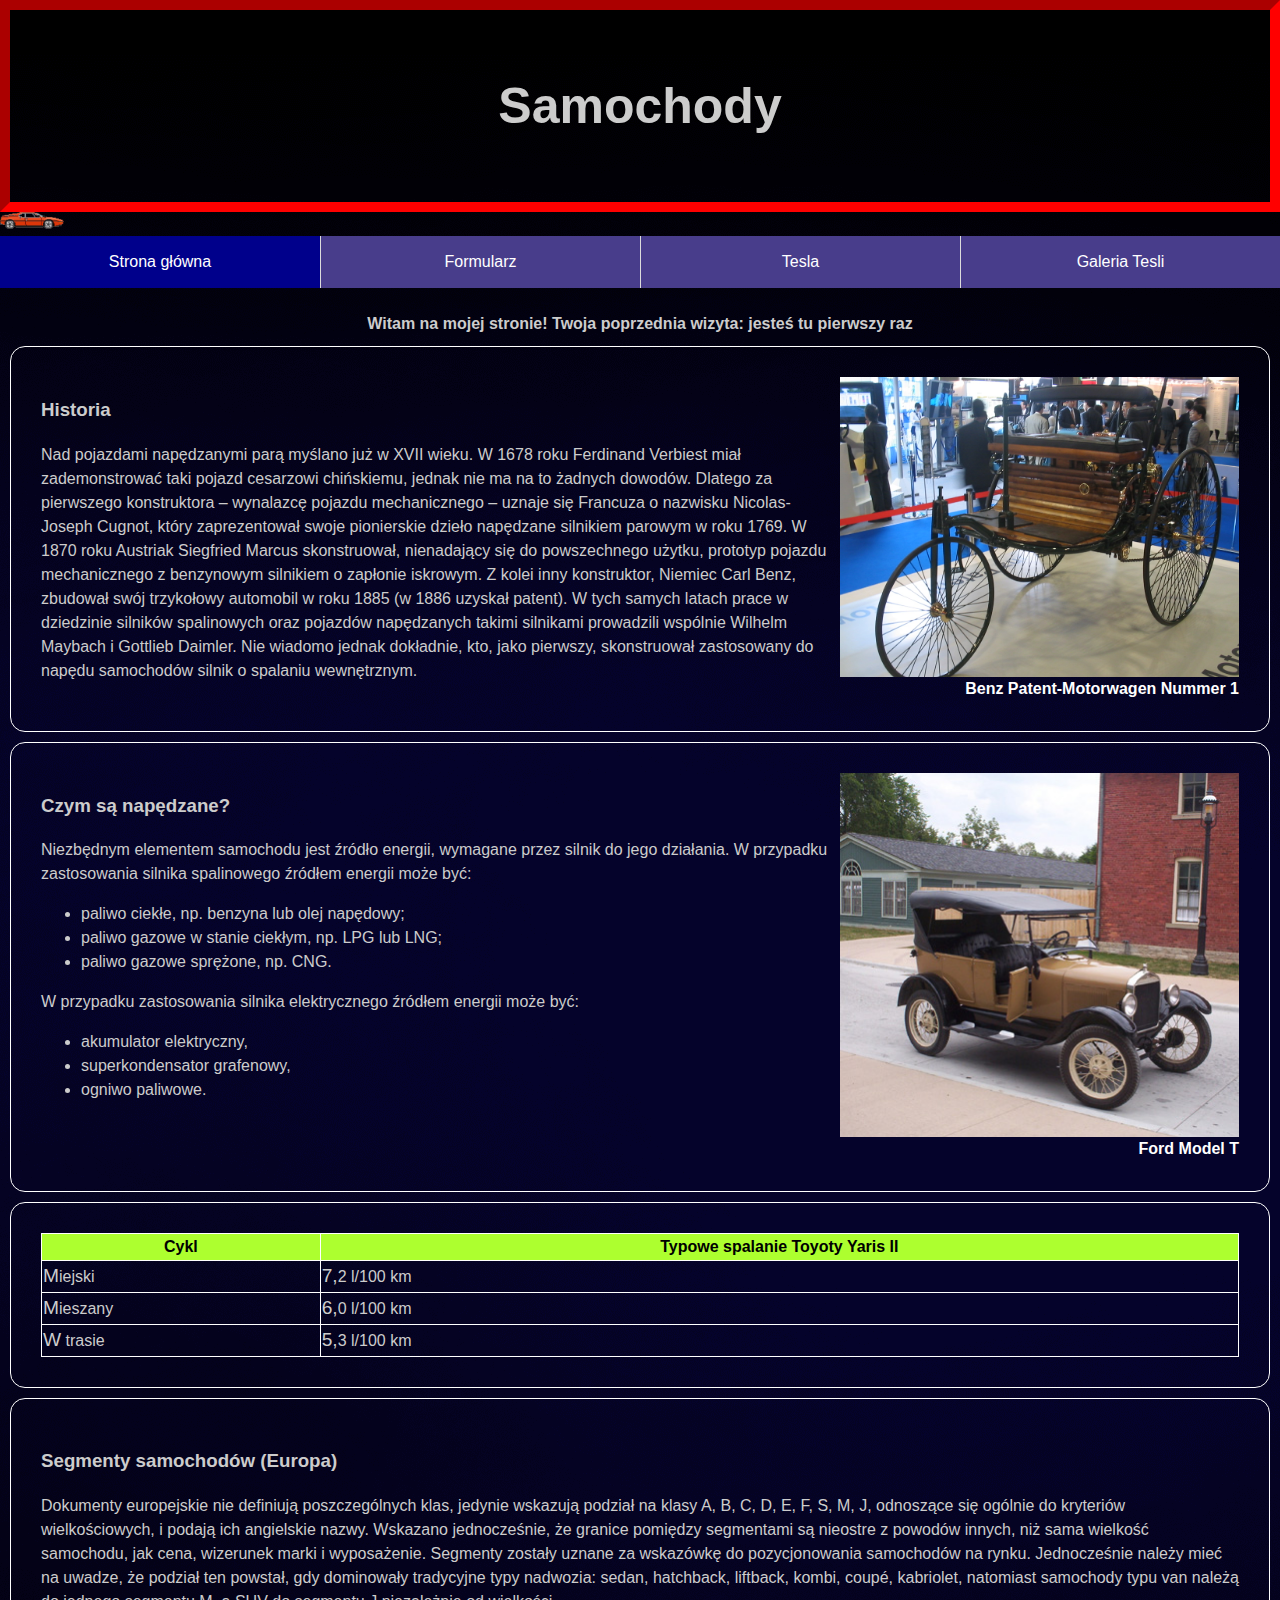
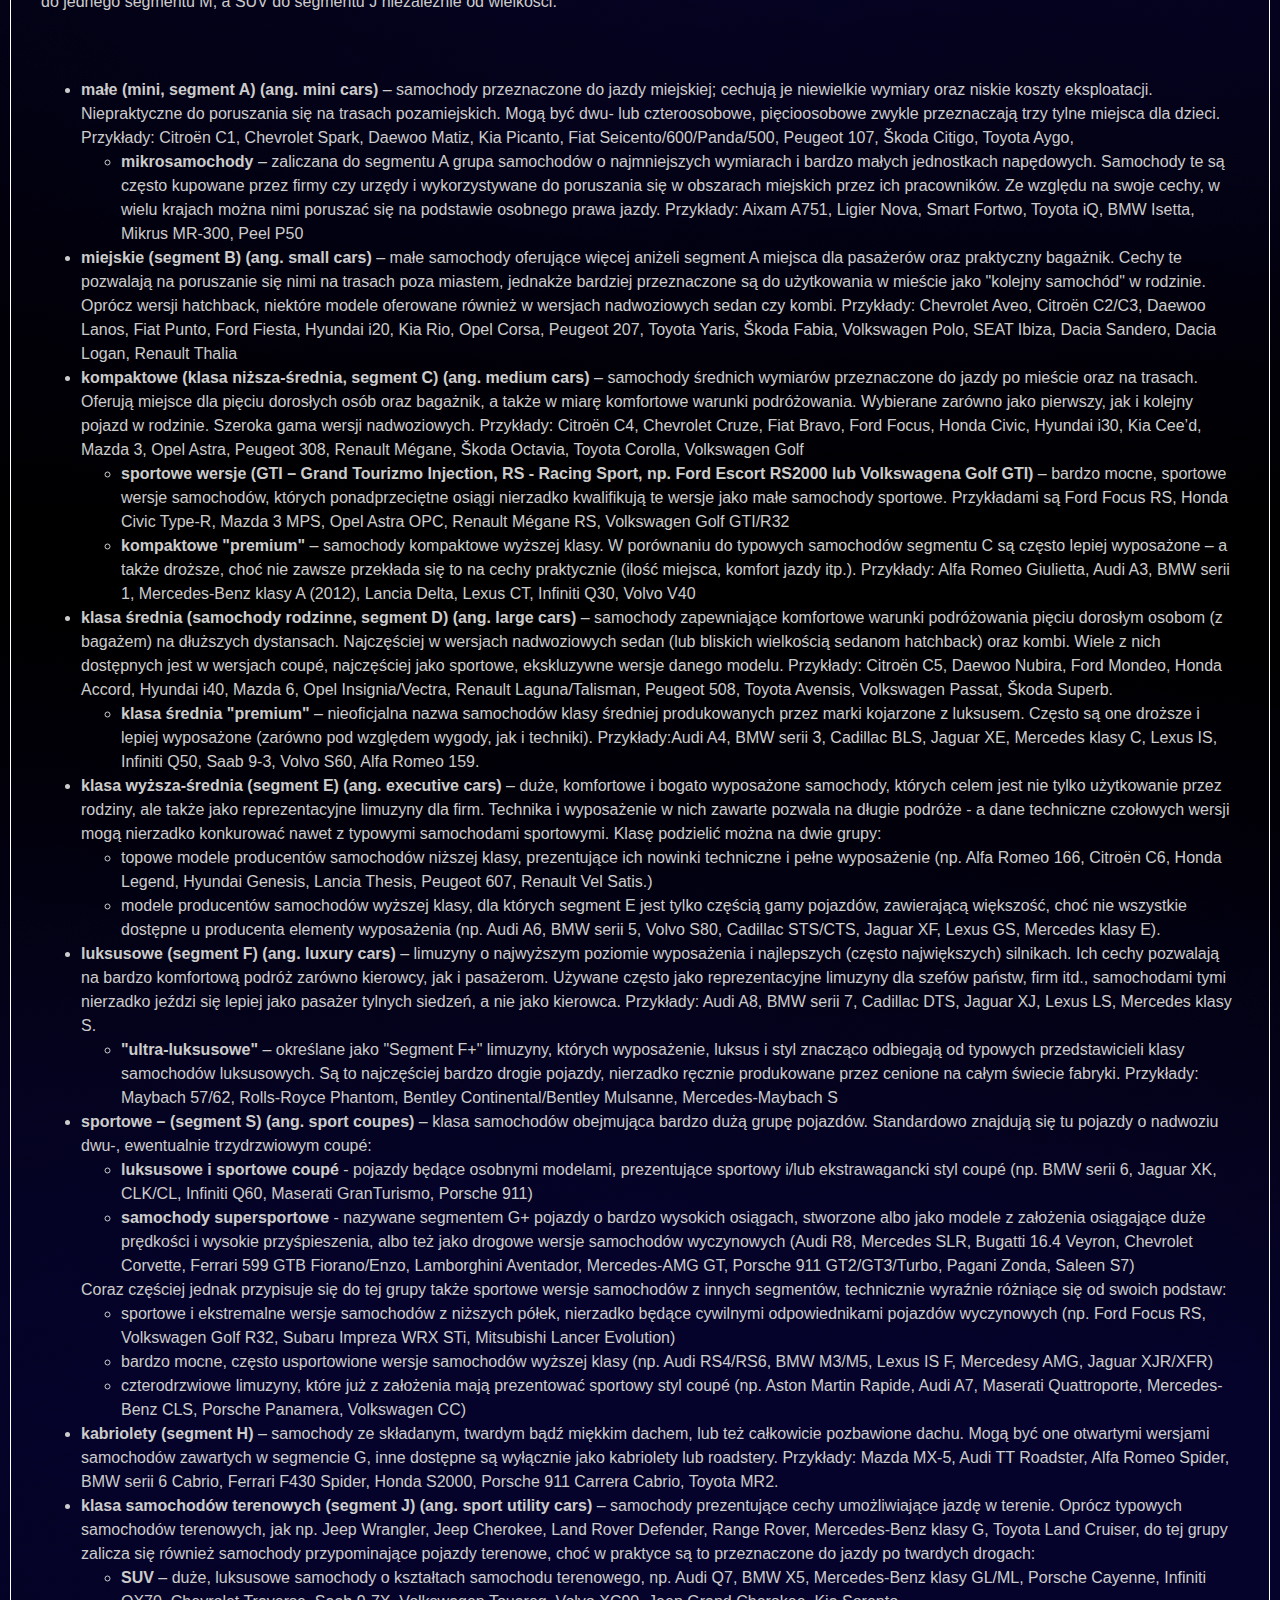
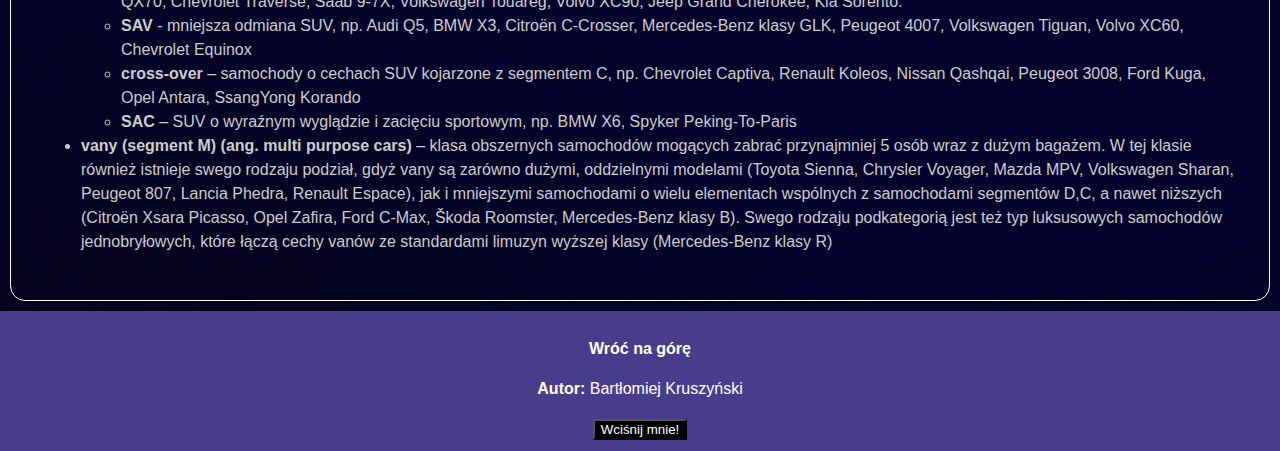
<file: index.html>
<!DOCTYPE html>
<html lang="pl">
    <head>
        <title>Samochody</title>
        <link rel="icon" type="image/x-icon" href="images/favicon.ico">
        <meta charset="UTF-8">
        <meta name="viewport" content="width=device-width, initial-scale=1.0">
        <link rel="stylesheet" type="text/css" href="style.css">
        <link rel="stylesheet" type="text/css" href="jquery.wanker-master/example/wanker.css">
        <script src="https://cdnjs.cloudflare.com/ajax/libs/jquery/3.6.0/jquery.min.js" integrity="sha512-894YE6QWD5I59HgZOGReFYm4dnWc1Qt5NtvYSaNcOP+u1T9qYdvdihz0PPSiiqn/+/3e7Jo4EaG7TubfWGUrMQ==" crossorigin="anonymous" referrerpolicy="no-referrer"></script>
        <script src="jquery.wanker-master/jquery.wanker.js"></script>
    </head>
    <body>
        
        <header id="header" class="transition">
            <h1>Samochody</h1>
        </header>
        
        
        <div>
            <img src="images/ferrarifromleft.png" alt="Ferrari" class="redcar carsize">
        </div>


        <nav>
            <div class="row menu">
                <div class="col-12">
                    <ul class="nav_ul">
                        <li class="col-3 active nav_li dropdown">
                            <a href="#header" class="active dropbtn">Strona główna</a>
                            <div class="dropdown-content">
                                <a href="#Historia">Historia</a>
                                <a href="#Napędzanie">Czym są napędzane?</a>
                                <a href="#Segmenty">Segmenty samochodów</a>
                            </div>
                        </li>
                        <li class="col-3 nav_li"><a href="formularz.html">Formularz</a></li>
                        <li class="col-3 nav_li"><a href="tesla.html">Tesla</a></li>
                        <li class="col-3 nav_li"><a href="galeria.html">Galeria Tesli</a></li>
                    </ul>
                </div>
            </div>
        </nav>
        <br>

        <div id="powitanie" class="row"></div>
        <script src="script_index.js"></script>

        <div class="row post">
            <div id="Historia" class="col-8">
                <h3>Historia</h3>
                Nad pojazdami napędzanymi parą myślano już w XVII wieku. W 1678 roku Ferdinand Verbiest miał zademonstrować taki pojazd cesarzowi chińskiemu, jednak nie ma na to żadnych dowodów. Dlatego za pierwszego konstruktora – wynalazcę pojazdu mechanicznego – uznaje się Francuza o nazwisku Nicolas-Joseph Cugnot, który zaprezentował swoje pionierskie dzieło napędzane silnikiem parowym w roku 1769.
                W 1870 roku Austriak Siegfried Marcus skonstruował, nienadający się do powszechnego użytku, prototyp pojazdu mechanicznego z benzynowym silnikiem o zapłonie iskrowym. Z kolei inny konstruktor, Niemiec Carl Benz, zbudował swój trzykołowy automobil w roku 1885 (w 1886 uzyskał patent). W tych samych latach prace w dziedzinie silników spalinowych oraz pojazdów napędzanych takimi silnikami prowadzili wspólnie Wilhelm Maybach i Gottlieb Daimler. Nie wiadomo jednak dokładnie, kto, jako pierwszy, skonstruował zastosowany do napędu samochodów silnik o spalaniu wewnętrznym. 
            </div>
            <div>
                <img src="images/benz.jpeg" alt="Benz Auto, 1886" title="Pojazd Carla Benz" class="col-4">    
                <div>
                    <a href="https://pl.wikipedia.org/wiki/Benz_Patent-Motorwagen_Nummer_1" class="link">Benz Patent-Motorwagen Nummer 1</a>
                </div>
            </div>  
        </div>
        
        <div class="row post">
            <div id="Napędzanie" class="col-8">
                <h3>Czym są napędzane?</h3>
                Niezbędnym elementem samochodu jest źródło energii, wymagane przez silnik do jego działania.
                W przypadku zastosowania silnika spalinowego źródłem energii może być:
                <ul>
                    <li>
                        paliwo ciekłe, np. benzyna lub olej napędowy;
                    </li>
                    <li>
                        paliwo gazowe w stanie ciekłym, np. LPG lub LNG;
                    </li>
                    <li>
                        paliwo gazowe sprężone, np. CNG.
                    </li>
                </ul>
                W przypadku zastosowania silnika elektrycznego źródłem energii może być:
                <ul>
                    <li>
                        akumulator elektryczny,
                    </li>
                    <li>
                        superkondensator grafenowy,
                    </li>
                    <li>
                        ogniwo paliwowe.
                    </li>
                </ul>
            </div>

            <div>
                <img src="images/ford_t.jpeg" alt="Ford Model T" title="Ford Model T" class="col-4">    
                <div>
                    <a href="https://pl.wikipedia.org/wiki/Ford_Model_T" class="link">Ford Model T</a>
                </div>
            </div>
        </div>

        <div class="post">
            <table>
                <tr>
                    <th>Cykl</th>
                    <th>Typowe spalanie Toyoty Yaris II</th>
                </tr>
                <tr>
                    <td class="cell">Miejski</td>
                    <td class="cell">7,2 l/100 km</td>
                </tr>
                <tr>
                    <td class="cell">Mieszany</td>
                    <td class="cell">6,0 l/100 km</td>
                </tr>
                <tr>
                    <td class="cell">W trasie</td>
                    <td class="cell">5,3 l/100 km</td>
                </tr>
                
            </table>
        </div>
        
        <div id="Segmenty" class="row post">
            <h3>Segmenty samochodów (Europa)</h3>
            <div>
                Dokumenty europejskie nie definiują poszczególnych klas, jedynie wskazują podział na klasy A, B, C, D, E, F, S, M, J, odnoszące się ogólnie do kryteriów wielkościowych, i podają ich angielskie nazwy. Wskazano jednocześnie, że granice pomiędzy segmentami są nieostre z powodów innych, niż sama wielkość samochodu, jak cena, wizerunek marki i wyposażenie. Segmenty zostały uznane za wskazówkę do pozycjonowania samochodów na rynku. Jednocześnie należy mieć na uwadze, że podział ten powstał, gdy dominowały tradycyjne typy nadwozia: sedan, hatchback, liftback, kombi, coupé, kabriolet, natomiast samochody typu van należą do jednego segmentu M, a SUV do segmentu J niezależnie od wielkości.
            </div>
            <br>
            <br>    
            <ul>
                <li>
                    <b>małe (mini, segment A) (ang. mini cars)</b> – samochody przeznaczone do jazdy miejskiej; cechują je niewielkie wymiary oraz niskie koszty eksploatacji. Niepraktyczne do poruszania się na trasach pozamiejskich. Mogą być dwu- lub czteroosobowe, pięcioosobowe zwykle przeznaczają trzy tylne miejsca dla dzieci. Przykłady: Citroën C1, Chevrolet Spark, Daewoo Matiz, Kia Picanto, Fiat Seicento/600/Panda/500, Peugeot 107, Škoda Citigo, Toyota Aygo,
                    <ul>
                        <li>
                            <b>mikrosamochody</b> – zaliczana do segmentu A grupa samochodów o najmniejszych wymiarach i bardzo małych jednostkach napędowych. Samochody te są często kupowane przez firmy czy urzędy i wykorzystywane do poruszania się w obszarach miejskich przez ich pracowników. Ze względu na swoje cechy, w wielu krajach można nimi poruszać się na podstawie osobnego prawa jazdy. Przykłady: Aixam A751, Ligier Nova, Smart Fortwo, Toyota iQ, BMW Isetta, Mikrus MR-300, Peel P50
                        </li>
                    </ul>
                </li>
                <li>
                    <b>miejskie (segment B) (ang. small cars)</b> – małe samochody oferujące więcej aniżeli segment A miejsca dla pasażerów oraz praktyczny bagażnik. Cechy te pozwalają na poruszanie się nimi na trasach poza miastem, jednakże bardziej przeznaczone są do użytkowania w mieście jako "kolejny samochód" w rodzinie. Oprócz wersji hatchback, niektóre modele oferowane również w wersjach nadwoziowych sedan czy kombi. Przykłady: Chevrolet Aveo, Citroën C2/C3, Daewoo Lanos, Fiat Punto, Ford Fiesta, Hyundai i20, Kia Rio, Opel Corsa, Peugeot 207, Toyota Yaris, Škoda Fabia, Volkswagen Polo, SEAT Ibiza, Dacia Sandero, Dacia Logan, Renault Thalia
                </li>
                
                <li>
                    <b>kompaktowe (klasa niższa-średnia, segment C) (ang. medium cars)</b> – samochody średnich wymiarów przeznaczone do jazdy po mieście oraz na trasach. Oferują miejsce dla pięciu dorosłych osób oraz bagażnik, a także w miarę komfortowe warunki podróżowania. Wybierane zarówno jako pierwszy, jak i kolejny pojazd w rodzinie. Szeroka gama wersji nadwoziowych. Przykłady: Citroën C4, Chevrolet Cruze, Fiat Bravo, Ford Focus, Honda Civic, Hyundai i30, Kia Cee’d, Mazda 3, Opel Astra, Peugeot 308, Renault Mégane, Škoda Octavia, Toyota Corolla, Volkswagen Golf
                    <ul>
                        <li>
                            <b>sportowe wersje (GTI – Grand Tourizmo Injection, RS - Racing Sport, np. Ford Escort RS2000 lub Volkswagena Golf GTI)</b> – bardzo mocne, sportowe wersje samochodów, których ponadprzeciętne osiągi nierzadko kwalifikują te wersje jako małe samochody sportowe. Przykładami są Ford Focus RS, Honda Civic Type-R, Mazda 3 MPS, Opel Astra OPC, Renault Mégane RS, Volkswagen Golf GTI/R32
                        </li>
                        <li>
                            <b>kompaktowe "premium"</b> – samochody kompaktowe wyższej klasy. W porównaniu do typowych samochodów segmentu C są często lepiej wyposażone – a także droższe, choć nie zawsze przekłada się to na cechy praktycznie (ilość miejsca, komfort jazdy itp.). Przykłady: Alfa Romeo Giulietta, Audi A3, BMW serii 1, Mercedes-Benz klasy A (2012), Lancia Delta, Lexus CT, Infiniti Q30, Volvo V40
                        </li>
                    </ul>
                </li>
                
                <li>
                    <b>klasa średnia (samochody rodzinne, segment D) (ang. large cars)</b> – samochody zapewniające komfortowe warunki podróżowania pięciu dorosłym osobom (z bagażem) na dłuższych dystansach. Najczęściej w wersjach nadwoziowych sedan (lub bliskich wielkością sedanom hatchback) oraz kombi. Wiele z nich dostępnych jest w wersjach coupé, najczęściej jako sportowe, ekskluzywne wersje danego modelu. Przykłady: Citroën C5, Daewoo Nubira, Ford Mondeo, Honda Accord, Hyundai i40, Mazda 6, Opel Insignia/Vectra, Renault Laguna/Talisman, Peugeot 508, Toyota Avensis, Volkswagen Passat, Škoda Superb.
                    <ul>
                        <li>
                            <b>klasa średnia "premium"</b> – nieoficjalna nazwa samochodów klasy średniej produkowanych przez marki kojarzone z luksusem. Często są one droższe i lepiej wyposażone (zarówno pod względem wygody, jak i techniki). Przykłady:Audi A4, BMW serii 3, Cadillac BLS, Jaguar XE, Mercedes klasy C, Lexus IS, Infiniti Q50, Saab 9-3, Volvo S60, Alfa Romeo 159.
                        </li>
                    </ul>
                </li>
                
                <li>
                    <b>klasa wyższa-średnia (segment E) (ang. executive cars)</b> – duże, komfortowe i bogato wyposażone samochody, których celem jest nie tylko użytkowanie przez rodziny, ale także jako reprezentacyjne limuzyny dla firm. Technika i wyposażenie w nich zawarte pozwala na długie podróże - a dane techniczne czołowych wersji mogą nierzadko konkurować nawet z typowymi samochodami sportowymi. Klasę podzielić można na dwie grupy:
                    <ul>
                        <li>
                            topowe modele producentów samochodów niższej klasy, prezentujące ich nowinki techniczne i pełne wyposażenie (np. Alfa Romeo 166, Citroën C6, Honda Legend, Hyundai Genesis, Lancia Thesis, Peugeot 607, Renault Vel Satis.)
                        </li>
                        <li>
                            modele producentów samochodów wyższej klasy, dla których segment E jest tylko częścią gamy pojazdów, zawierającą większość, choć nie wszystkie dostępne u producenta elementy wyposażenia (np. Audi A6, BMW serii 5, Volvo S80, Cadillac STS/CTS, Jaguar XF, Lexus GS, Mercedes klasy E).
                        </li>
                    </ul>
                </li>
                
                <li>
                    <b>luksusowe (segment F) (ang. luxury cars)</b> – limuzyny o najwyższym poziomie wyposażenia i najlepszych (często największych) silnikach. Ich cechy pozwalają na bardzo komfortową podróż zarówno kierowcy, jak i pasażerom. Używane często jako reprezentacyjne limuzyny dla szefów państw, firm itd., samochodami tymi nierzadko jeździ się lepiej jako pasażer tylnych siedzeń, a nie jako kierowca. Przykłady: Audi A8, BMW serii 7, Cadillac DTS, Jaguar XJ, Lexus LS, Mercedes klasy S.
                    <ul>
                        <li>
                            <b>"ultra-luksusowe"</b> – określane jako "Segment F+" limuzyny, których wyposażenie, luksus i styl znacząco odbiegają od typowych przedstawicieli klasy samochodów luksusowych. Są to najczęściej bardzo drogie pojazdy, nierzadko ręcznie produkowane przez cenione na całym świecie fabryki. Przykłady: Maybach 57/62, Rolls-Royce Phantom, Bentley Continental/Bentley Mulsanne, Mercedes-Maybach S
                        </li>
                    </ul>
                </li>
                
                <li>
                    <b>sportowe – (segment S) (ang. sport coupes)</b> – klasa samochodów obejmująca bardzo dużą grupę pojazdów. Standardowo znajdują się tu pojazdy o nadwoziu dwu-, ewentualnie trzydrzwiowym coupé:
                    <ul>
                        <li>
                            <b>luksusowe i sportowe coupé</b> - pojazdy będące osobnymi modelami, prezentujące sportowy i/lub ekstrawagancki styl coupé (np. BMW serii 6, Jaguar XK, CLK/CL, Infiniti Q60, Maserati GranTurismo, Porsche 911)
                        </li>
                        <li>
                            <b>samochody supersportowe</b> - nazywane segmentem G+ pojazdy o bardzo wysokich osiągach, stworzone albo jako modele z założenia osiągające duże prędkości i wysokie przyśpieszenia, albo też jako drogowe wersje samochodów wyczynowych (Audi R8, Mercedes SLR, Bugatti 16.4 Veyron, Chevrolet Corvette, Ferrari 599 GTB Fiorano/Enzo, Lamborghini Aventador, Mercedes-AMG GT, Porsche 911 GT2/GT3/Turbo, Pagani Zonda, Saleen S7)
                        </li>
                    </ul>
                    Coraz częściej jednak przypisuje się do tej grupy także sportowe wersje samochodów z innych segmentów, technicznie wyraźnie różniące się od swoich podstaw:
                    <ul>
                        <li>
                            sportowe i ekstremalne wersje samochodów z niższych półek, nierzadko będące cywilnymi odpowiednikami pojazdów wyczynowych (np. Ford Focus RS, Volkswagen Golf R32, Subaru Impreza WRX STi, Mitsubishi Lancer Evolution)
                        </li>
                        <li>
                            bardzo mocne, często usportowione wersje samochodów wyższej klasy (np. Audi RS4/RS6, BMW M3/M5, Lexus IS F, Mercedesy AMG, Jaguar XJR/XFR)
                        </li>
                        <li>
                            czterodrzwiowe limuzyny, które już z założenia mają prezentować sportowy styl coupé (np. Aston Martin Rapide, Audi A7, Maserati Quattroporte, Mercedes-Benz CLS, Porsche Panamera, Volkswagen CC)
                        </li>
                    </ul>
                </li>
                
                <li>
                    <b>kabriolety (segment H)</b> – samochody ze składanym, twardym bądź miękkim dachem, lub też całkowicie pozbawione dachu. Mogą być one otwartymi wersjami samochodów zawartych w segmencie G, inne dostępne są wyłącznie jako kabriolety lub roadstery. Przykłady: Mazda MX-5, Audi TT Roadster, Alfa Romeo Spider, BMW serii 6 Cabrio, Ferrari F430 Spider, Honda S2000, Porsche 911 Carrera Cabrio, Toyota MR2.
                </li>
                
                <li>
                    <b>klasa samochodów terenowych (segment J) (ang. sport utility cars)</b> – samochody prezentujące cechy umożliwiające jazdę w terenie. Oprócz typowych samochodów terenowych, jak np. Jeep Wrangler, Jeep Cherokee, Land Rover Defender, Range Rover, Mercedes-Benz klasy G, Toyota Land Cruiser, do tej grupy zalicza się również samochody przypominające pojazdy terenowe, choć w praktyce są to przeznaczone do jazdy po twardych drogach:
                    <ul>
                        <li>
                            <b>SUV</b> – duże, luksusowe samochody o kształtach samochodu terenowego, np. Audi Q7, BMW X5, Mercedes-Benz klasy GL/ML, Porsche Cayenne, Infiniti QX70, Chevrolet Traverse, Saab 9-7X, Volkswagen Touareg, Volvo XC90, Jeep Grand Cherokee, Kia Sorento.
                        </li>
                        <li>
                            <b>SAV</b> - mniejsza odmiana SUV, np. Audi Q5, BMW X3, Citroën C-Crosser, Mercedes-Benz klasy GLK, Peugeot 4007, Volkswagen Tiguan, Volvo XC60, Chevrolet Equinox
                        </li>
                        <li>
                            <b>cross-over</b> – samochody o cechach SUV kojarzone z segmentem C, np. Chevrolet Captiva, Renault Koleos, Nissan Qashqai, Peugeot 3008, Ford Kuga, Opel Antara, SsangYong Korando
                        </li>
                        <li>
                            <b>SAC</b> – SUV o wyraźnym wyglądzie i zacięciu sportowym, np. BMW X6, Spyker Peking-To-Paris
                        </li>
                    </ul>
                </li>
                
                <li>
                    <b>vany (segment M) (ang. multi purpose cars)</b> – klasa obszernych samochodów mogących zabrać przynajmniej 5 osób wraz z dużym bagażem. W tej klasie również istnieje swego rodzaju podział, gdyż vany są zarówno dużymi, oddzielnymi modelami (Toyota Sienna, Chrysler Voyager, Mazda MPV, Volkswagen Sharan, Peugeot 807, Lancia Phedra, Renault Espace), jak i mniejszymi samochodami o wielu elementach wspólnych z samochodami segmentów D,C, a nawet niższych (Citroën Xsara Picasso, Opel Zafira, Ford C-Max, Škoda Roomster, Mercedes-Benz klasy B). Swego rodzaju podkategorią jest też typ luksusowych samochodów jednobryłowych, które łączą cechy vanów ze standardami limuzyn wyższej klasy (Mercedes-Benz klasy R)
                </li>
            </ul>
        </div>
        
        
        <div class="wanker" data-wanker>
            <div class="wanker-content">
            <h1>Nie zoomuj tylko czytaj!</h1>
            </div>
        </div>
    
        
        <script>
            $('[data-wanker]').wanker({delay: 200, duration: 1000});
        </script>

        <footer id="footer">
            <p><b><a href="#header" id="footer-link">Wróć na górę</a></b></p>
            <p><b>Autor: </b>Bartłomiej Kruszyński</p>
        </footer>
        <script src="script_index_footer.js"></script>
    </body>
</html>
</file>
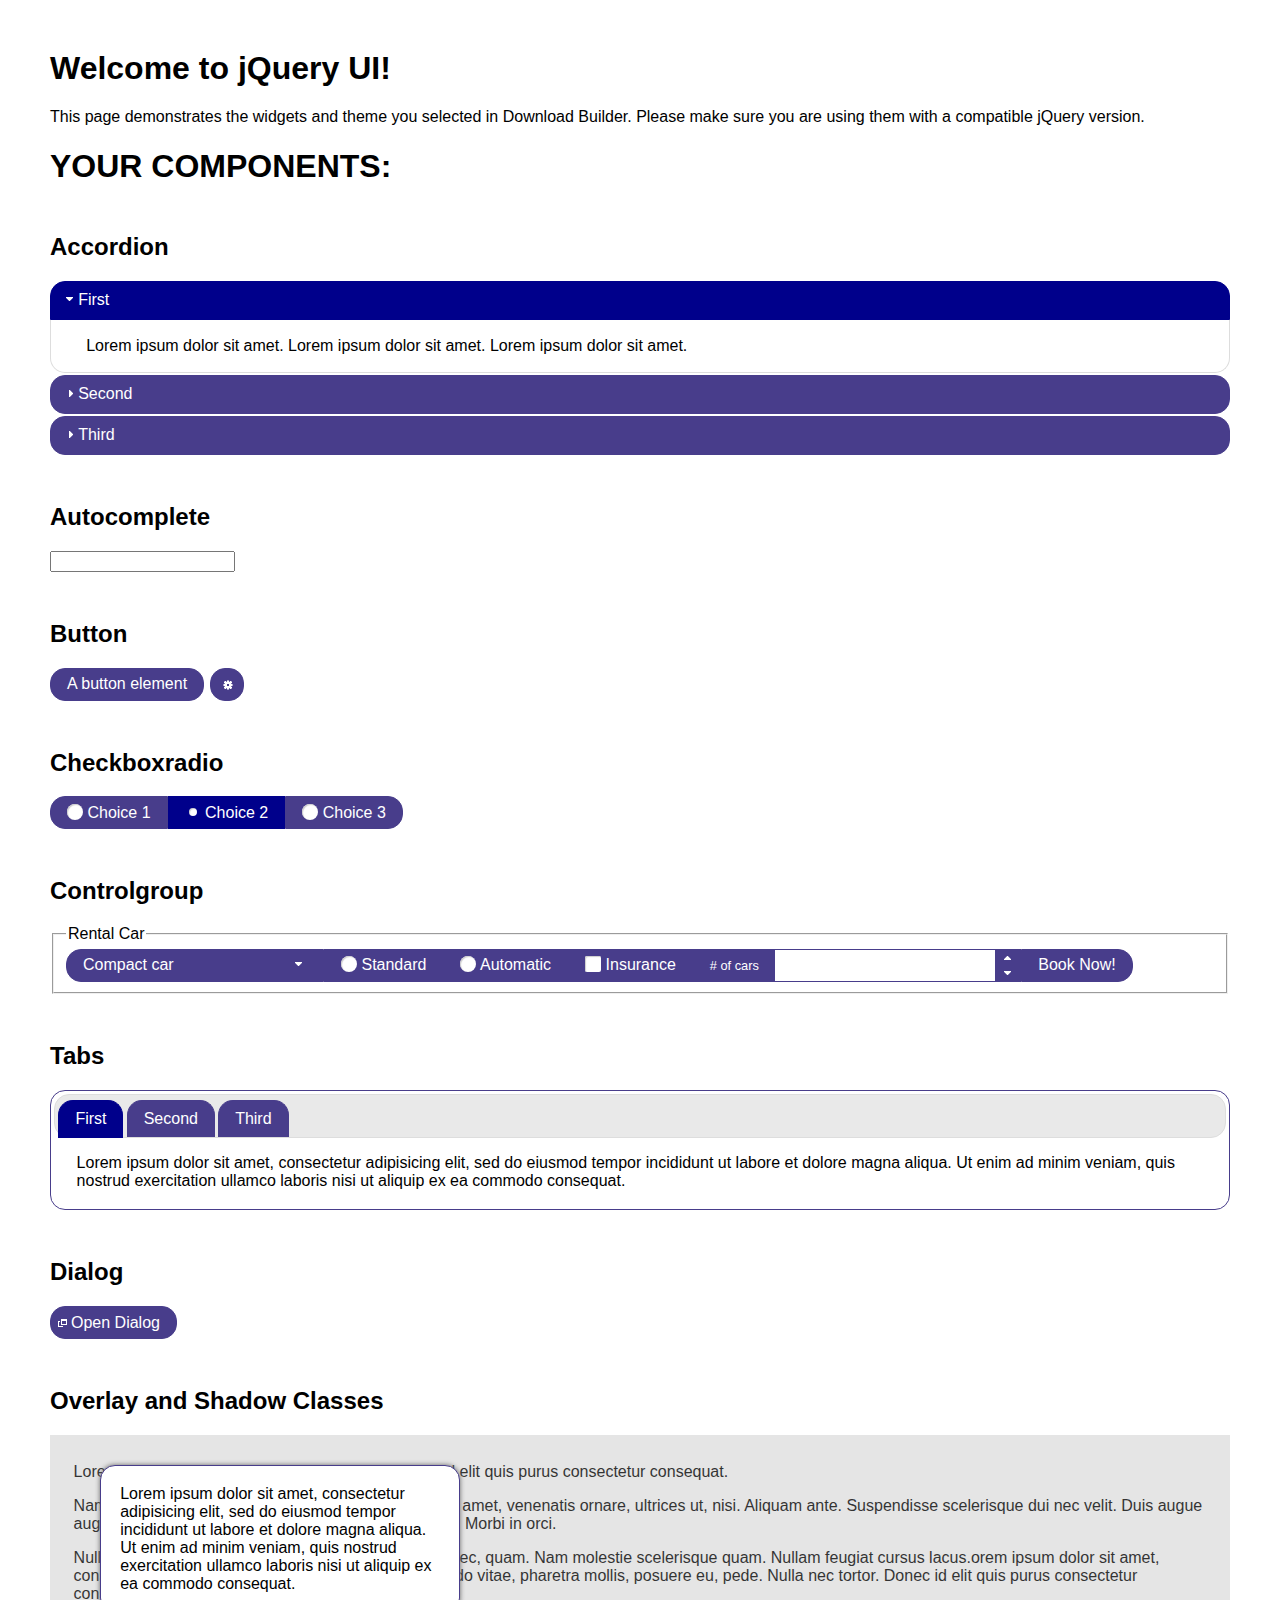
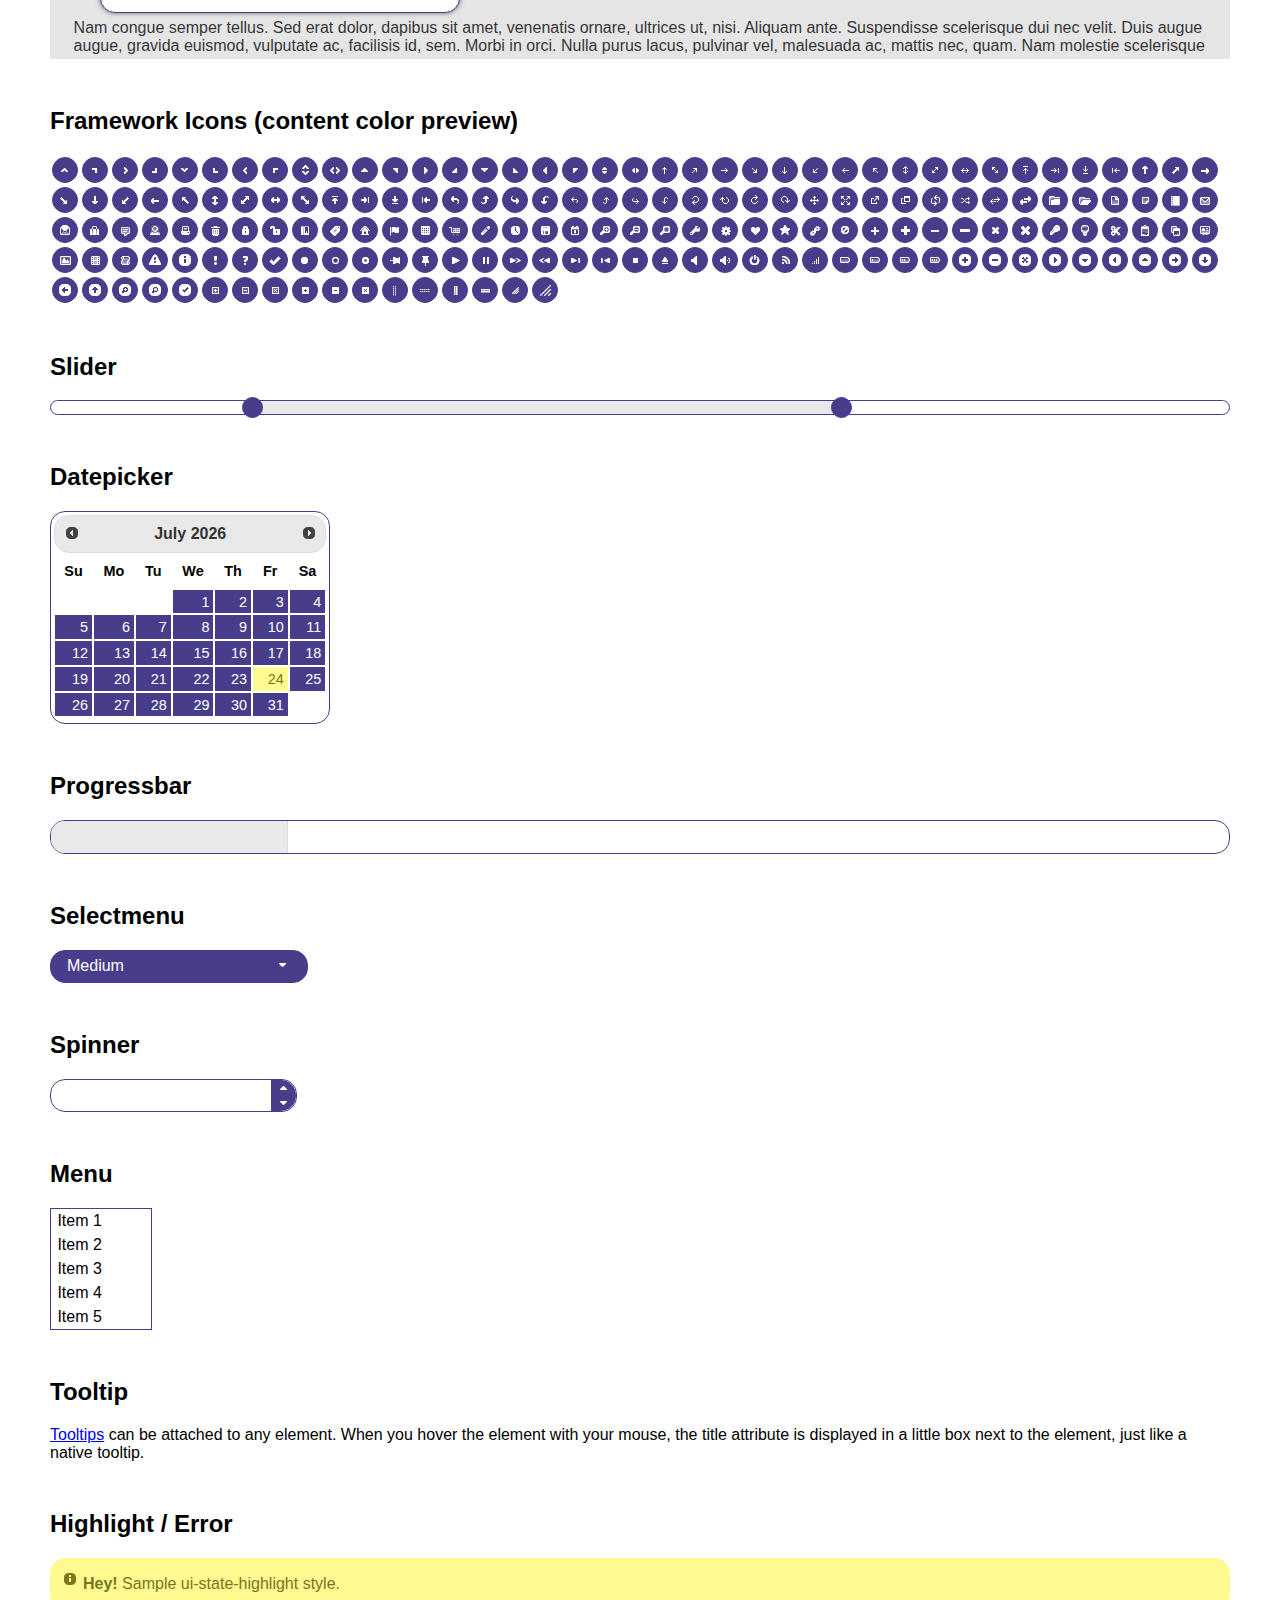
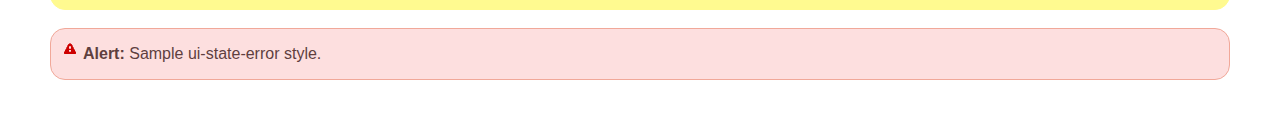
<file: jqueryui/index.html>
<!doctype html>
<html lang="us">
<head>
	<meta charset="utf-8">
	<title>jQuery UI Example Page</title>
	<link href="jquery-ui.css" rel="stylesheet">
	<style>
	body{
		font-family: "Trebuchet MS", sans-serif;
		margin: 50px;
	}
	.demoHeaders {
		margin-top: 2em;
	}
	#dialog-link {
		padding: .4em 1em .4em 20px;
		text-decoration: none;
		position: relative;
	}
	#dialog-link span.ui-icon {
		margin: 0 5px 0 0;
		position: absolute;
		left: .2em;
		top: 50%;
		margin-top: -8px;
	}
	#icons {
		margin: 0;
		padding: 0;
	}
	#icons li {
		margin: 2px;
		position: relative;
		padding: 4px 0;
		cursor: pointer;
		float: left;
		list-style: none;
	}
	#icons span.ui-icon {
		float: left;
		margin: 0 4px;
	}
	.fakewindowcontain .ui-widget-overlay {
		position: absolute;
	}
	select {
		width: 200px;
	}
	</style>
</head>
<body>

<h1>Welcome to jQuery UI!</h1>

<div class="ui-widget">
	<p>This page demonstrates the widgets and theme you selected in Download Builder. Please make sure you are using them with a compatible jQuery version.</p>
</div>

<h1>YOUR COMPONENTS:</h1>

<!-- Accordion -->
<h2 class="demoHeaders">Accordion</h2>
<div id="accordion">
	<h3>First</h3>
	<div>Lorem ipsum dolor sit amet. Lorem ipsum dolor sit amet. Lorem ipsum dolor sit amet.</div>
	<h3>Second</h3>
	<div>Phasellus mattis tincidunt nibh.</div>
	<h3>Third</h3>
	<div>Nam dui erat, auctor a, dignissim quis.</div>
</div>

<!-- Autocomplete -->
<h2 class="demoHeaders">Autocomplete</h2>
<div>
	<input id="autocomplete" title="type &quot;a&quot;">
</div>

<!-- Button -->
<h2 class="demoHeaders">Button</h2>
<button id="button">A button element</button>
<button id="button-icon">An icon-only button</button>

<!-- Checkboxradio -->
<h2 class="demoHeaders">Checkboxradio</h2>
<form style="margin-top: 1em;">
	<div id="radioset">
		<input type="radio" id="radio1" name="radio"><label for="radio1">Choice 1</label>
		<input type="radio" id="radio2" name="radio" checked="checked"><label for="radio2">Choice 2</label>
		<input type="radio" id="radio3" name="radio"><label for="radio3">Choice 3</label>
	</div>
</form>

<!-- Controlgroup -->
<h2 class="demoHeaders">Controlgroup</h2>
<fieldset>
	<legend>Rental Car</legend>
	<div id="controlgroup">
		<select id="car-type">
			<option>Compact car</option>
			<option>Midsize car</option>
			<option>Full size car</option>
			<option>SUV</option>
			<option>Luxury</option>
			<option>Truck</option>
			<option>Van</option>
		</select>
		<label for="transmission-standard">Standard</label>
		<input type="radio" name="transmission" id="transmission-standard">
		<label for="transmission-automatic">Automatic</label>
		<input type="radio" name="transmission" id="transmission-automatic">
		<label for="insurance">Insurance</label>
		<input type="checkbox" name="insurance" id="insurance">
		<label for="horizontal-spinner" class="ui-controlgroup-label"># of cars</label>
		<input id="horizontal-spinner" class="ui-spinner-input">
		<button>Book Now!</button>
	</div>
</fieldset>

<!-- Tabs -->
<h2 class="demoHeaders">Tabs</h2>
<div id="tabs">
	<ul>
		<li><a href="#tabs-1">First</a></li>
		<li><a href="#tabs-2">Second</a></li>
		<li><a href="#tabs-3">Third</a></li>
	</ul>
	<div id="tabs-1">Lorem ipsum dolor sit amet, consectetur adipisicing elit, sed do eiusmod tempor incididunt ut labore et dolore magna aliqua. Ut enim ad minim veniam, quis nostrud exercitation ullamco laboris nisi ut aliquip ex ea commodo consequat.</div>
	<div id="tabs-2">Phasellus mattis tincidunt nibh. Cras orci urna, blandit id, pretium vel, aliquet ornare, felis. Maecenas scelerisque sem non nisl. Fusce sed lorem in enim dictum bibendum.</div>
	<div id="tabs-3">Nam dui erat, auctor a, dignissim quis, sollicitudin eu, felis. Pellentesque nisi urna, interdum eget, sagittis et, consequat vestibulum, lacus. Mauris porttitor ullamcorper augue.</div>
</div>

<h2 class="demoHeaders">Dialog</h2>
<p>
	<button id="dialog-link" class="ui-button ui-corner-all ui-widget">
		<span class="ui-icon ui-icon-newwin"></span>Open Dialog
	</button>
</p>

<h2 class="demoHeaders">Overlay and Shadow Classes</h2>
<div style="position: relative; width: 96%; height: 200px; padding:1% 2%; overflow:hidden;" class="fakewindowcontain">
	<p>Lorem ipsum dolor sit amet,  Nulla nec tortor. Donec id elit quis purus consectetur consequat. </p><p>Nam congue semper tellus. Sed erat dolor, dapibus sit amet, venenatis ornare, ultrices ut, nisi. Aliquam ante. Suspendisse scelerisque dui nec velit. Duis augue augue, gravida euismod, vulputate ac, facilisis id, sem. Morbi in orci. </p><p>Nulla purus lacus, pulvinar vel, malesuada ac, mattis nec, quam. Nam molestie scelerisque quam. Nullam feugiat cursus lacus.orem ipsum dolor sit amet, consectetur adipiscing elit. Donec libero risus, commodo vitae, pharetra mollis, posuere eu, pede. Nulla nec tortor. Donec id elit quis purus consectetur consequat. </p><p>Nam congue semper tellus. Sed erat dolor, dapibus sit amet, venenatis ornare, ultrices ut, nisi. Aliquam ante. Suspendisse scelerisque dui nec velit. Duis augue augue, gravida euismod, vulputate ac, facilisis id, sem. Morbi in orci. Nulla purus lacus, pulvinar vel, malesuada ac, mattis nec, quam. Nam molestie scelerisque quam. </p><p>Nullam feugiat cursus lacus.orem ipsum dolor sit amet, consectetur adipiscing elit. Donec libero risus, commodo vitae, pharetra mollis, posuere eu, pede. Nulla nec tortor. Donec id elit quis purus consectetur consequat. Nam congue semper tellus. Sed erat dolor, dapibus sit amet, venenatis ornare, ultrices ut, nisi. Aliquam ante. </p><p>Suspendisse scelerisque dui nec velit. Duis augue augue, gravida euismod, vulputate ac, facilisis id, sem. Morbi in orci. Nulla purus lacus, pulvinar vel, malesuada ac, mattis nec, quam. Nam molestie scelerisque quam. Nullam feugiat cursus lacus.orem ipsum dolor sit amet, consectetur adipiscing elit. Donec libero risus, commodo vitae, pharetra mollis, posuere eu, pede. Nulla nec tortor. Donec id elit quis purus consectetur consequat. Nam congue semper tellus. Sed erat dolor, dapibus sit amet, venenatis ornare, ultrices ut, nisi. </p>

	<!-- ui-dialog -->
	<div class="ui-widget-overlay ui-front"></div>
	<div style="position: absolute; width: 320px; left: 50px; top: 30px; padding: 1.2em" class="ui-widget ui-front ui-widget-content ui-corner-all ui-widget-shadow">
		Lorem ipsum dolor sit amet, consectetur adipisicing elit, sed do eiusmod tempor incididunt ut labore et dolore magna aliqua. Ut enim ad minim veniam, quis nostrud exercitation ullamco laboris nisi ut aliquip ex ea commodo consequat.
	</div>

</div>

<!-- ui-dialog -->
<div id="dialog" title="Dialog Title">
	<p>Lorem ipsum dolor sit amet, consectetur adipisicing elit, sed do eiusmod tempor incididunt ut labore et dolore magna aliqua. Ut enim ad minim veniam, quis nostrud exercitation ullamco laboris nisi ut aliquip ex ea commodo consequat.</p>
</div>


<h2 class="demoHeaders">Framework Icons (content color preview)</h2>
<ul id="icons" class="ui-widget ui-helper-clearfix">
	<li class="ui-state-default ui-corner-all" title=".ui-icon-caret-1-n"><span class="ui-icon ui-icon-caret-1-n"></span></li>
	<li class="ui-state-default ui-corner-all" title=".ui-icon-caret-1-ne"><span class="ui-icon ui-icon-caret-1-ne"></span></li>
	<li class="ui-state-default ui-corner-all" title=".ui-icon-caret-1-e"><span class="ui-icon ui-icon-caret-1-e"></span></li>
	<li class="ui-state-default ui-corner-all" title=".ui-icon-caret-1-se"><span class="ui-icon ui-icon-caret-1-se"></span></li>
	<li class="ui-state-default ui-corner-all" title=".ui-icon-caret-1-s"><span class="ui-icon ui-icon-caret-1-s"></span></li>
	<li class="ui-state-default ui-corner-all" title=".ui-icon-caret-1-sw"><span class="ui-icon ui-icon-caret-1-sw"></span></li>
	<li class="ui-state-default ui-corner-all" title=".ui-icon-caret-1-w"><span class="ui-icon ui-icon-caret-1-w"></span></li>
	<li class="ui-state-default ui-corner-all" title=".ui-icon-caret-1-nw"><span class="ui-icon ui-icon-caret-1-nw"></span></li>
	<li class="ui-state-default ui-corner-all" title=".ui-icon-caret-2-n-s"><span class="ui-icon ui-icon-caret-2-n-s"></span></li>
	<li class="ui-state-default ui-corner-all" title=".ui-icon-caret-2-e-w"><span class="ui-icon ui-icon-caret-2-e-w"></span></li>
	<li class="ui-state-default ui-corner-all" title=".ui-icon-triangle-1-n"><span class="ui-icon ui-icon-triangle-1-n"></span></li>
	<li class="ui-state-default ui-corner-all" title=".ui-icon-triangle-1-ne"><span class="ui-icon ui-icon-triangle-1-ne"></span></li>
	<li class="ui-state-default ui-corner-all" title=".ui-icon-triangle-1-e"><span class="ui-icon ui-icon-triangle-1-e"></span></li>
	<li class="ui-state-default ui-corner-all" title=".ui-icon-triangle-1-se"><span class="ui-icon ui-icon-triangle-1-se"></span></li>
	<li class="ui-state-default ui-corner-all" title=".ui-icon-triangle-1-s"><span class="ui-icon ui-icon-triangle-1-s"></span></li>
	<li class="ui-state-default ui-corner-all" title=".ui-icon-triangle-1-sw"><span class="ui-icon ui-icon-triangle-1-sw"></span></li>
	<li class="ui-state-default ui-corner-all" title=".ui-icon-triangle-1-w"><span class="ui-icon ui-icon-triangle-1-w"></span></li>
	<li class="ui-state-default ui-corner-all" title=".ui-icon-triangle-1-nw"><span class="ui-icon ui-icon-triangle-1-nw"></span></li>
	<li class="ui-state-default ui-corner-all" title=".ui-icon-triangle-2-n-s"><span class="ui-icon ui-icon-triangle-2-n-s"></span></li>
	<li class="ui-state-default ui-corner-all" title=".ui-icon-triangle-2-e-w"><span class="ui-icon ui-icon-triangle-2-e-w"></span></li>
	<li class="ui-state-default ui-corner-all" title=".ui-icon-arrow-1-n"><span class="ui-icon ui-icon-arrow-1-n"></span></li>
	<li class="ui-state-default ui-corner-all" title=".ui-icon-arrow-1-ne"><span class="ui-icon ui-icon-arrow-1-ne"></span></li>
	<li class="ui-state-default ui-corner-all" title=".ui-icon-arrow-1-e"><span class="ui-icon ui-icon-arrow-1-e"></span></li>
	<li class="ui-state-default ui-corner-all" title=".ui-icon-arrow-1-se"><span class="ui-icon ui-icon-arrow-1-se"></span></li>
	<li class="ui-state-default ui-corner-all" title=".ui-icon-arrow-1-s"><span class="ui-icon ui-icon-arrow-1-s"></span></li>
	<li class="ui-state-default ui-corner-all" title=".ui-icon-arrow-1-sw"><span class="ui-icon ui-icon-arrow-1-sw"></span></li>
	<li class="ui-state-default ui-corner-all" title=".ui-icon-arrow-1-w"><span class="ui-icon ui-icon-arrow-1-w"></span></li>
	<li class="ui-state-default ui-corner-all" title=".ui-icon-arrow-1-nw"><span class="ui-icon ui-icon-arrow-1-nw"></span></li>
	<li class="ui-state-default ui-corner-all" title=".ui-icon-arrow-2-n-s"><span class="ui-icon ui-icon-arrow-2-n-s"></span></li>
	<li class="ui-state-default ui-corner-all" title=".ui-icon-arrow-2-ne-sw"><span class="ui-icon ui-icon-arrow-2-ne-sw"></span></li>
	<li class="ui-state-default ui-corner-all" title=".ui-icon-arrow-2-e-w"><span class="ui-icon ui-icon-arrow-2-e-w"></span></li>
	<li class="ui-state-default ui-corner-all" title=".ui-icon-arrow-2-se-nw"><span class="ui-icon ui-icon-arrow-2-se-nw"></span></li>
	<li class="ui-state-default ui-corner-all" title=".ui-icon-arrowstop-1-n"><span class="ui-icon ui-icon-arrowstop-1-n"></span></li>
	<li class="ui-state-default ui-corner-all" title=".ui-icon-arrowstop-1-e"><span class="ui-icon ui-icon-arrowstop-1-e"></span></li>
	<li class="ui-state-default ui-corner-all" title=".ui-icon-arrowstop-1-s"><span class="ui-icon ui-icon-arrowstop-1-s"></span></li>
	<li class="ui-state-default ui-corner-all" title=".ui-icon-arrowstop-1-w"><span class="ui-icon ui-icon-arrowstop-1-w"></span></li>
	<li class="ui-state-default ui-corner-all" title=".ui-icon-arrowthick-1-n"><span class="ui-icon ui-icon-arrowthick-1-n"></span></li>
	<li class="ui-state-default ui-corner-all" title=".ui-icon-arrowthick-1-ne"><span class="ui-icon ui-icon-arrowthick-1-ne"></span></li>
	<li class="ui-state-default ui-corner-all" title=".ui-icon-arrowthick-1-e"><span class="ui-icon ui-icon-arrowthick-1-e"></span></li>
	<li class="ui-state-default ui-corner-all" title=".ui-icon-arrowthick-1-se"><span class="ui-icon ui-icon-arrowthick-1-se"></span></li>
	<li class="ui-state-default ui-corner-all" title=".ui-icon-arrowthick-1-s"><span class="ui-icon ui-icon-arrowthick-1-s"></span></li>
	<li class="ui-state-default ui-corner-all" title=".ui-icon-arrowthick-1-sw"><span class="ui-icon ui-icon-arrowthick-1-sw"></span></li>
	<li class="ui-state-default ui-corner-all" title=".ui-icon-arrowthick-1-w"><span class="ui-icon ui-icon-arrowthick-1-w"></span></li>
	<li class="ui-state-default ui-corner-all" title=".ui-icon-arrowthick-1-nw"><span class="ui-icon ui-icon-arrowthick-1-nw"></span></li>
	<li class="ui-state-default ui-corner-all" title=".ui-icon-arrowthick-2-n-s"><span class="ui-icon ui-icon-arrowthick-2-n-s"></span></li>
	<li class="ui-state-default ui-corner-all" title=".ui-icon-arrowthick-2-ne-sw"><span class="ui-icon ui-icon-arrowthick-2-ne-sw"></span></li>
	<li class="ui-state-default ui-corner-all" title=".ui-icon-arrowthick-2-e-w"><span class="ui-icon ui-icon-arrowthick-2-e-w"></span></li>
	<li class="ui-state-default ui-corner-all" title=".ui-icon-arrowthick-2-se-nw"><span class="ui-icon ui-icon-arrowthick-2-se-nw"></span></li>
	<li class="ui-state-default ui-corner-all" title=".ui-icon-arrowthickstop-1-n"><span class="ui-icon ui-icon-arrowthickstop-1-n"></span></li>
	<li class="ui-state-default ui-corner-all" title=".ui-icon-arrowthickstop-1-e"><span class="ui-icon ui-icon-arrowthickstop-1-e"></span></li>
	<li class="ui-state-default ui-corner-all" title=".ui-icon-arrowthickstop-1-s"><span class="ui-icon ui-icon-arrowthickstop-1-s"></span></li>
	<li class="ui-state-default ui-corner-all" title=".ui-icon-arrowthickstop-1-w"><span class="ui-icon ui-icon-arrowthickstop-1-w"></span></li>
	<li class="ui-state-default ui-corner-all" title=".ui-icon-arrowreturnthick-1-w"><span class="ui-icon ui-icon-arrowreturnthick-1-w"></span></li>
	<li class="ui-state-default ui-corner-all" title=".ui-icon-arrowreturnthick-1-n"><span class="ui-icon ui-icon-arrowreturnthick-1-n"></span></li>
	<li class="ui-state-default ui-corner-all" title=".ui-icon-arrowreturnthick-1-e"><span class="ui-icon ui-icon-arrowreturnthick-1-e"></span></li>
	<li class="ui-state-default ui-corner-all" title=".ui-icon-arrowreturnthick-1-s"><span class="ui-icon ui-icon-arrowreturnthick-1-s"></span></li>
	<li class="ui-state-default ui-corner-all" title=".ui-icon-arrowreturn-1-w"><span class="ui-icon ui-icon-arrowreturn-1-w"></span></li>
	<li class="ui-state-default ui-corner-all" title=".ui-icon-arrowreturn-1-n"><span class="ui-icon ui-icon-arrowreturn-1-n"></span></li>
	<li class="ui-state-default ui-corner-all" title=".ui-icon-arrowreturn-1-e"><span class="ui-icon ui-icon-arrowreturn-1-e"></span></li>
	<li class="ui-state-default ui-corner-all" title=".ui-icon-arrowreturn-1-s"><span class="ui-icon ui-icon-arrowreturn-1-s"></span></li>
	<li class="ui-state-default ui-corner-all" title=".ui-icon-arrowrefresh-1-w"><span class="ui-icon ui-icon-arrowrefresh-1-w"></span></li>
	<li class="ui-state-default ui-corner-all" title=".ui-icon-arrowrefresh-1-n"><span class="ui-icon ui-icon-arrowrefresh-1-n"></span></li>
	<li class="ui-state-default ui-corner-all" title=".ui-icon-arrowrefresh-1-e"><span class="ui-icon ui-icon-arrowrefresh-1-e"></span></li>
	<li class="ui-state-default ui-corner-all" title=".ui-icon-arrowrefresh-1-s"><span class="ui-icon ui-icon-arrowrefresh-1-s"></span></li>
	<li class="ui-state-default ui-corner-all" title=".ui-icon-arrow-4"><span class="ui-icon ui-icon-arrow-4"></span></li>
	<li class="ui-state-default ui-corner-all" title=".ui-icon-arrow-4-diag"><span class="ui-icon ui-icon-arrow-4-diag"></span></li>
	<li class="ui-state-default ui-corner-all" title=".ui-icon-extlink"><span class="ui-icon ui-icon-extlink"></span></li>
	<li class="ui-state-default ui-corner-all" title=".ui-icon-newwin"><span class="ui-icon ui-icon-newwin"></span></li>
	<li class="ui-state-default ui-corner-all" title=".ui-icon-refresh"><span class="ui-icon ui-icon-refresh"></span></li>
	<li class="ui-state-default ui-corner-all" title=".ui-icon-shuffle"><span class="ui-icon ui-icon-shuffle"></span></li>
	<li class="ui-state-default ui-corner-all" title=".ui-icon-transfer-e-w"><span class="ui-icon ui-icon-transfer-e-w"></span></li>
	<li class="ui-state-default ui-corner-all" title=".ui-icon-transferthick-e-w"><span class="ui-icon ui-icon-transferthick-e-w"></span></li>
	<li class="ui-state-default ui-corner-all" title=".ui-icon-folder-collapsed"><span class="ui-icon ui-icon-folder-collapsed"></span></li>
	<li class="ui-state-default ui-corner-all" title=".ui-icon-folder-open"><span class="ui-icon ui-icon-folder-open"></span></li>
	<li class="ui-state-default ui-corner-all" title=".ui-icon-document"><span class="ui-icon ui-icon-document"></span></li>
	<li class="ui-state-default ui-corner-all" title=".ui-icon-document-b"><span class="ui-icon ui-icon-document-b"></span></li>
	<li class="ui-state-default ui-corner-all" title=".ui-icon-note"><span class="ui-icon ui-icon-note"></span></li>
	<li class="ui-state-default ui-corner-all" title=".ui-icon-mail-closed"><span class="ui-icon ui-icon-mail-closed"></span></li>
	<li class="ui-state-default ui-corner-all" title=".ui-icon-mail-open"><span class="ui-icon ui-icon-mail-open"></span></li>
	<li class="ui-state-default ui-corner-all" title=".ui-icon-suitcase"><span class="ui-icon ui-icon-suitcase"></span></li>
	<li class="ui-state-default ui-corner-all" title=".ui-icon-comment"><span class="ui-icon ui-icon-comment"></span></li>
	<li class="ui-state-default ui-corner-all" title=".ui-icon-person"><span class="ui-icon ui-icon-person"></span></li>
	<li class="ui-state-default ui-corner-all" title=".ui-icon-print"><span class="ui-icon ui-icon-print"></span></li>
	<li class="ui-state-default ui-corner-all" title=".ui-icon-trash"><span class="ui-icon ui-icon-trash"></span></li>
	<li class="ui-state-default ui-corner-all" title=".ui-icon-locked"><span class="ui-icon ui-icon-locked"></span></li>
	<li class="ui-state-default ui-corner-all" title=".ui-icon-unlocked"><span class="ui-icon ui-icon-unlocked"></span></li>
	<li class="ui-state-default ui-corner-all" title=".ui-icon-bookmark"><span class="ui-icon ui-icon-bookmark"></span></li>
	<li class="ui-state-default ui-corner-all" title=".ui-icon-tag"><span class="ui-icon ui-icon-tag"></span></li>
	<li class="ui-state-default ui-corner-all" title=".ui-icon-home"><span class="ui-icon ui-icon-home"></span></li>
	<li class="ui-state-default ui-corner-all" title=".ui-icon-flag"><span class="ui-icon ui-icon-flag"></span></li>
	<li class="ui-state-default ui-corner-all" title=".ui-icon-calculator"><span class="ui-icon ui-icon-calculator"></span></li>
	<li class="ui-state-default ui-corner-all" title=".ui-icon-cart"><span class="ui-icon ui-icon-cart"></span></li>
	<li class="ui-state-default ui-corner-all" title=".ui-icon-pencil"><span class="ui-icon ui-icon-pencil"></span></li>
	<li class="ui-state-default ui-corner-all" title=".ui-icon-clock"><span class="ui-icon ui-icon-clock"></span></li>
	<li class="ui-state-default ui-corner-all" title=".ui-icon-disk"><span class="ui-icon ui-icon-disk"></span></li>
	<li class="ui-state-default ui-corner-all" title=".ui-icon-calendar"><span class="ui-icon ui-icon-calendar"></span></li>
	<li class="ui-state-default ui-corner-all" title=".ui-icon-zoomin"><span class="ui-icon ui-icon-zoomin"></span></li>
	<li class="ui-state-default ui-corner-all" title=".ui-icon-zoomout"><span class="ui-icon ui-icon-zoomout"></span></li>
	<li class="ui-state-default ui-corner-all" title=".ui-icon-search"><span class="ui-icon ui-icon-search"></span></li>
	<li class="ui-state-default ui-corner-all" title=".ui-icon-wrench"><span class="ui-icon ui-icon-wrench"></span></li>
	<li class="ui-state-default ui-corner-all" title=".ui-icon-gear"><span class="ui-icon ui-icon-gear"></span></li>
	<li class="ui-state-default ui-corner-all" title=".ui-icon-heart"><span class="ui-icon ui-icon-heart"></span></li>
	<li class="ui-state-default ui-corner-all" title=".ui-icon-star"><span class="ui-icon ui-icon-star"></span></li>
	<li class="ui-state-default ui-corner-all" title=".ui-icon-link"><span class="ui-icon ui-icon-link"></span></li>
	<li class="ui-state-default ui-corner-all" title=".ui-icon-cancel"><span class="ui-icon ui-icon-cancel"></span></li>
	<li class="ui-state-default ui-corner-all" title=".ui-icon-plus"><span class="ui-icon ui-icon-plus"></span></li>
	<li class="ui-state-default ui-corner-all" title=".ui-icon-plusthick"><span class="ui-icon ui-icon-plusthick"></span></li>
	<li class="ui-state-default ui-corner-all" title=".ui-icon-minus"><span class="ui-icon ui-icon-minus"></span></li>
	<li class="ui-state-default ui-corner-all" title=".ui-icon-minusthick"><span class="ui-icon ui-icon-minusthick"></span></li>
	<li class="ui-state-default ui-corner-all" title=".ui-icon-close"><span class="ui-icon ui-icon-close"></span></li>
	<li class="ui-state-default ui-corner-all" title=".ui-icon-closethick"><span class="ui-icon ui-icon-closethick"></span></li>
	<li class="ui-state-default ui-corner-all" title=".ui-icon-key"><span class="ui-icon ui-icon-key"></span></li>
	<li class="ui-state-default ui-corner-all" title=".ui-icon-lightbulb"><span class="ui-icon ui-icon-lightbulb"></span></li>
	<li class="ui-state-default ui-corner-all" title=".ui-icon-scissors"><span class="ui-icon ui-icon-scissors"></span></li>
	<li class="ui-state-default ui-corner-all" title=".ui-icon-clipboard"><span class="ui-icon ui-icon-clipboard"></span></li>
	<li class="ui-state-default ui-corner-all" title=".ui-icon-copy"><span class="ui-icon ui-icon-copy"></span></li>
	<li class="ui-state-default ui-corner-all" title=".ui-icon-contact"><span class="ui-icon ui-icon-contact"></span></li>
	<li class="ui-state-default ui-corner-all" title=".ui-icon-image"><span class="ui-icon ui-icon-image"></span></li>
	<li class="ui-state-default ui-corner-all" title=".ui-icon-video"><span class="ui-icon ui-icon-video"></span></li>
	<li class="ui-state-default ui-corner-all" title=".ui-icon-script"><span class="ui-icon ui-icon-script"></span></li>
	<li class="ui-state-default ui-corner-all" title=".ui-icon-alert"><span class="ui-icon ui-icon-alert"></span></li>
	<li class="ui-state-default ui-corner-all" title=".ui-icon-info"><span class="ui-icon ui-icon-info"></span></li>
	<li class="ui-state-default ui-corner-all" title=".ui-icon-notice"><span class="ui-icon ui-icon-notice"></span></li>
	<li class="ui-state-default ui-corner-all" title=".ui-icon-help"><span class="ui-icon ui-icon-help"></span></li>
	<li class="ui-state-default ui-corner-all" title=".ui-icon-check"><span class="ui-icon ui-icon-check"></span></li>
	<li class="ui-state-default ui-corner-all" title=".ui-icon-bullet"><span class="ui-icon ui-icon-bullet"></span></li>
	<li class="ui-state-default ui-corner-all" title=".ui-icon-radio-off"><span class="ui-icon ui-icon-radio-off"></span></li>
	<li class="ui-state-default ui-corner-all" title=".ui-icon-radio-on"><span class="ui-icon ui-icon-radio-on"></span></li>
	<li class="ui-state-default ui-corner-all" title=".ui-icon-pin-w"><span class="ui-icon ui-icon-pin-w"></span></li>
	<li class="ui-state-default ui-corner-all" title=".ui-icon-pin-s"><span class="ui-icon ui-icon-pin-s"></span></li>
	<li class="ui-state-default ui-corner-all" title=".ui-icon-play"><span class="ui-icon ui-icon-play"></span></li>
	<li class="ui-state-default ui-corner-all" title=".ui-icon-pause"><span class="ui-icon ui-icon-pause"></span></li>
	<li class="ui-state-default ui-corner-all" title=".ui-icon-seek-next"><span class="ui-icon ui-icon-seek-next"></span></li>
	<li class="ui-state-default ui-corner-all" title=".ui-icon-seek-prev"><span class="ui-icon ui-icon-seek-prev"></span></li>
	<li class="ui-state-default ui-corner-all" title=".ui-icon-seek-end"><span class="ui-icon ui-icon-seek-end"></span></li>
	<li class="ui-state-default ui-corner-all" title=".ui-icon-seek-first"><span class="ui-icon ui-icon-seek-first"></span></li>
	<li class="ui-state-default ui-corner-all" title=".ui-icon-stop"><span class="ui-icon ui-icon-stop"></span></li>
	<li class="ui-state-default ui-corner-all" title=".ui-icon-eject"><span class="ui-icon ui-icon-eject"></span></li>
	<li class="ui-state-default ui-corner-all" title=".ui-icon-volume-off"><span class="ui-icon ui-icon-volume-off"></span></li>
	<li class="ui-state-default ui-corner-all" title=".ui-icon-volume-on"><span class="ui-icon ui-icon-volume-on"></span></li>
	<li class="ui-state-default ui-corner-all" title=".ui-icon-power"><span class="ui-icon ui-icon-power"></span></li>
	<li class="ui-state-default ui-corner-all" title=".ui-icon-signal-diag"><span class="ui-icon ui-icon-signal-diag"></span></li>
	<li class="ui-state-default ui-corner-all" title=".ui-icon-signal"><span class="ui-icon ui-icon-signal"></span></li>
	<li class="ui-state-default ui-corner-all" title=".ui-icon-battery-0"><span class="ui-icon ui-icon-battery-0"></span></li>
	<li class="ui-state-default ui-corner-all" title=".ui-icon-battery-1"><span class="ui-icon ui-icon-battery-1"></span></li>
	<li class="ui-state-default ui-corner-all" title=".ui-icon-battery-2"><span class="ui-icon ui-icon-battery-2"></span></li>
	<li class="ui-state-default ui-corner-all" title=".ui-icon-battery-3"><span class="ui-icon ui-icon-battery-3"></span></li>
	<li class="ui-state-default ui-corner-all" title=".ui-icon-circle-plus"><span class="ui-icon ui-icon-circle-plus"></span></li>
	<li class="ui-state-default ui-corner-all" title=".ui-icon-circle-minus"><span class="ui-icon ui-icon-circle-minus"></span></li>
	<li class="ui-state-default ui-corner-all" title=".ui-icon-circle-close"><span class="ui-icon ui-icon-circle-close"></span></li>
	<li class="ui-state-default ui-corner-all" title=".ui-icon-circle-triangle-e"><span class="ui-icon ui-icon-circle-triangle-e"></span></li>
	<li class="ui-state-default ui-corner-all" title=".ui-icon-circle-triangle-s"><span class="ui-icon ui-icon-circle-triangle-s"></span></li>
	<li class="ui-state-default ui-corner-all" title=".ui-icon-circle-triangle-w"><span class="ui-icon ui-icon-circle-triangle-w"></span></li>
	<li class="ui-state-default ui-corner-all" title=".ui-icon-circle-triangle-n"><span class="ui-icon ui-icon-circle-triangle-n"></span></li>
	<li class="ui-state-default ui-corner-all" title=".ui-icon-circle-arrow-e"><span class="ui-icon ui-icon-circle-arrow-e"></span></li>
	<li class="ui-state-default ui-corner-all" title=".ui-icon-circle-arrow-s"><span class="ui-icon ui-icon-circle-arrow-s"></span></li>
	<li class="ui-state-default ui-corner-all" title=".ui-icon-circle-arrow-w"><span class="ui-icon ui-icon-circle-arrow-w"></span></li>
	<li class="ui-state-default ui-corner-all" title=".ui-icon-circle-arrow-n"><span class="ui-icon ui-icon-circle-arrow-n"></span></li>
	<li class="ui-state-default ui-corner-all" title=".ui-icon-circle-zoomin"><span class="ui-icon ui-icon-circle-zoomin"></span></li>
	<li class="ui-state-default ui-corner-all" title=".ui-icon-circle-zoomout"><span class="ui-icon ui-icon-circle-zoomout"></span></li>
	<li class="ui-state-default ui-corner-all" title=".ui-icon-circle-check"><span class="ui-icon ui-icon-circle-check"></span></li>
	<li class="ui-state-default ui-corner-all" title=".ui-icon-circlesmall-plus"><span class="ui-icon ui-icon-circlesmall-plus"></span></li>
	<li class="ui-state-default ui-corner-all" title=".ui-icon-circlesmall-minus"><span class="ui-icon ui-icon-circlesmall-minus"></span></li>
	<li class="ui-state-default ui-corner-all" title=".ui-icon-circlesmall-close"><span class="ui-icon ui-icon-circlesmall-close"></span></li>
	<li class="ui-state-default ui-corner-all" title=".ui-icon-squaresmall-plus"><span class="ui-icon ui-icon-squaresmall-plus"></span></li>
	<li class="ui-state-default ui-corner-all" title=".ui-icon-squaresmall-minus"><span class="ui-icon ui-icon-squaresmall-minus"></span></li>
	<li class="ui-state-default ui-corner-all" title=".ui-icon-squaresmall-close"><span class="ui-icon ui-icon-squaresmall-close"></span></li>
	<li class="ui-state-default ui-corner-all" title=".ui-icon-grip-dotted-vertical"><span class="ui-icon ui-icon-grip-dotted-vertical"></span></li>
	<li class="ui-state-default ui-corner-all" title=".ui-icon-grip-dotted-horizontal"><span class="ui-icon ui-icon-grip-dotted-horizontal"></span></li>
	<li class="ui-state-default ui-corner-all" title=".ui-icon-grip-solid-vertical"><span class="ui-icon ui-icon-grip-solid-vertical"></span></li>
	<li class="ui-state-default ui-corner-all" title=".ui-icon-grip-solid-horizontal"><span class="ui-icon ui-icon-grip-solid-horizontal"></span></li>
	<li class="ui-state-default ui-corner-all" title=".ui-icon-gripsmall-diagonal-se"><span class="ui-icon ui-icon-gripsmall-diagonal-se"></span></li>
	<li class="ui-state-default ui-corner-all" title=".ui-icon-grip-diagonal-se"><span class="ui-icon ui-icon-grip-diagonal-se"></span></li>
</ul>

<!-- Slider -->
<h2 class="demoHeaders">Slider</h2>
<div id="slider"></div>

<!-- Datepicker -->
<h2 class="demoHeaders">Datepicker</h2>
<div id="datepicker"></div>

<!-- Progressbar -->
<h2 class="demoHeaders">Progressbar</h2>
<div id="progressbar"></div>

<!-- Progressbar -->
<h2 class="demoHeaders">Selectmenu</h2>
<select id="selectmenu">
	<option>Slower</option>
	<option>Slow</option>
	<option selected="selected">Medium</option>
	<option>Fast</option>
	<option>Faster</option>
</select>

<!-- Spinner -->
<h2 class="demoHeaders">Spinner</h2>
<input id="spinner">

<!-- Menu -->
<h2 class="demoHeaders">Menu</h2>
<ul style="width:100px;" id="menu">
	<li><div>Item 1</div></li>
	<li><div>Item 2</div></li>
	<li><div>Item 3</div>
		<ul>
			<li><div>Item 3-1</div></li>
			<li><div>Item 3-2</div></li>
			<li><div>Item 3-3</div></li>
			<li><div>Item 3-4</div></li>
			<li><div>Item 3-5</div></li>
		</ul>
	</li>
	<li><div>Item 4</div></li>
	<li><div>Item 5</div></li>
</ul>

<!-- Tooltip -->
<h2 class="demoHeaders">Tooltip</h2>
<p id="tooltip">
	<a href="#" title="That&apos;s what this widget is">Tooltips</a> can be attached to any element. When you hover
the element with your mouse, the title attribute is displayed in a little box next to the element, just like a native tooltip.
</p>

<!-- Highlight / Error -->
<h2 class="demoHeaders">Highlight / Error</h2>
<div class="ui-widget">
	<div class="ui-state-highlight ui-corner-all" style="margin-top: 20px; padding: 0 .7em;">
		<p><span class="ui-icon ui-icon-info" style="float: left; margin-right: .3em;"></span>
		<strong>Hey!</strong> Sample ui-state-highlight style.</p>
	</div>
</div>
<br>
<div class="ui-widget">
	<div class="ui-state-error ui-corner-all" style="padding: 0 .7em;">
		<p><span class="ui-icon ui-icon-alert" style="float: left; margin-right: .3em;"></span>
		<strong>Alert:</strong> Sample ui-state-error style.</p>
	</div>
</div>

<script src="external/jquery/jquery.js"></script>
<script src="jquery-ui.js"></script>
<script>
$( "#accordion" ).accordion();

var availableTags = [
	"ActionScript",
	"AppleScript",
	"Asp",
	"BASIC",
	"C",
	"C++",
	"Clojure",
	"COBOL",
	"ColdFusion",
	"Erlang",
	"Fortran",
	"Groovy",
	"Haskell",
	"Java",
	"JavaScript",
	"Lisp",
	"Perl",
	"PHP",
	"Python",
	"Ruby",
	"Scala",
	"Scheme"
];
$( "#autocomplete" ).autocomplete({
	source: availableTags
});

$( "#button" ).button();
$( "#button-icon" ).button({
	icon: "ui-icon-gear",
	showLabel: false
});

$( "#radioset" ).buttonset();

$( "#controlgroup" ).controlgroup();

$( "#tabs" ).tabs();

$( "#dialog" ).dialog({
	autoOpen: false,
	width: 400,
	buttons: [
		{
			text: "Ok",
			click: function() {
				$( this ).dialog( "close" );
			}
		},
		{
			text: "Cancel",
			click: function() {
				$( this ).dialog( "close" );
			}
		}
	]
});

// Link to open the dialog
$( "#dialog-link" ).click(function( event ) {
	$( "#dialog" ).dialog( "open" );
	event.preventDefault();
});

$( "#datepicker" ).datepicker({
	inline: true
});

$( "#slider" ).slider({
	range: true,
	values: [ 17, 67 ]
});

$( "#progressbar" ).progressbar({
	value: 20
});

$( "#spinner" ).spinner();

$( "#menu" ).menu();

$( "#tooltip" ).tooltip();

$( "#selectmenu" ).selectmenu();

// Hover states on the static widgets
$( "#dialog-link, #icons li" ).hover(
	function() {
		$( this ).addClass( "ui-state-hover" );
	},
	function() {
		$( this ).removeClass( "ui-state-hover" );
	}
);
</script>
</body>
</html>
</file>
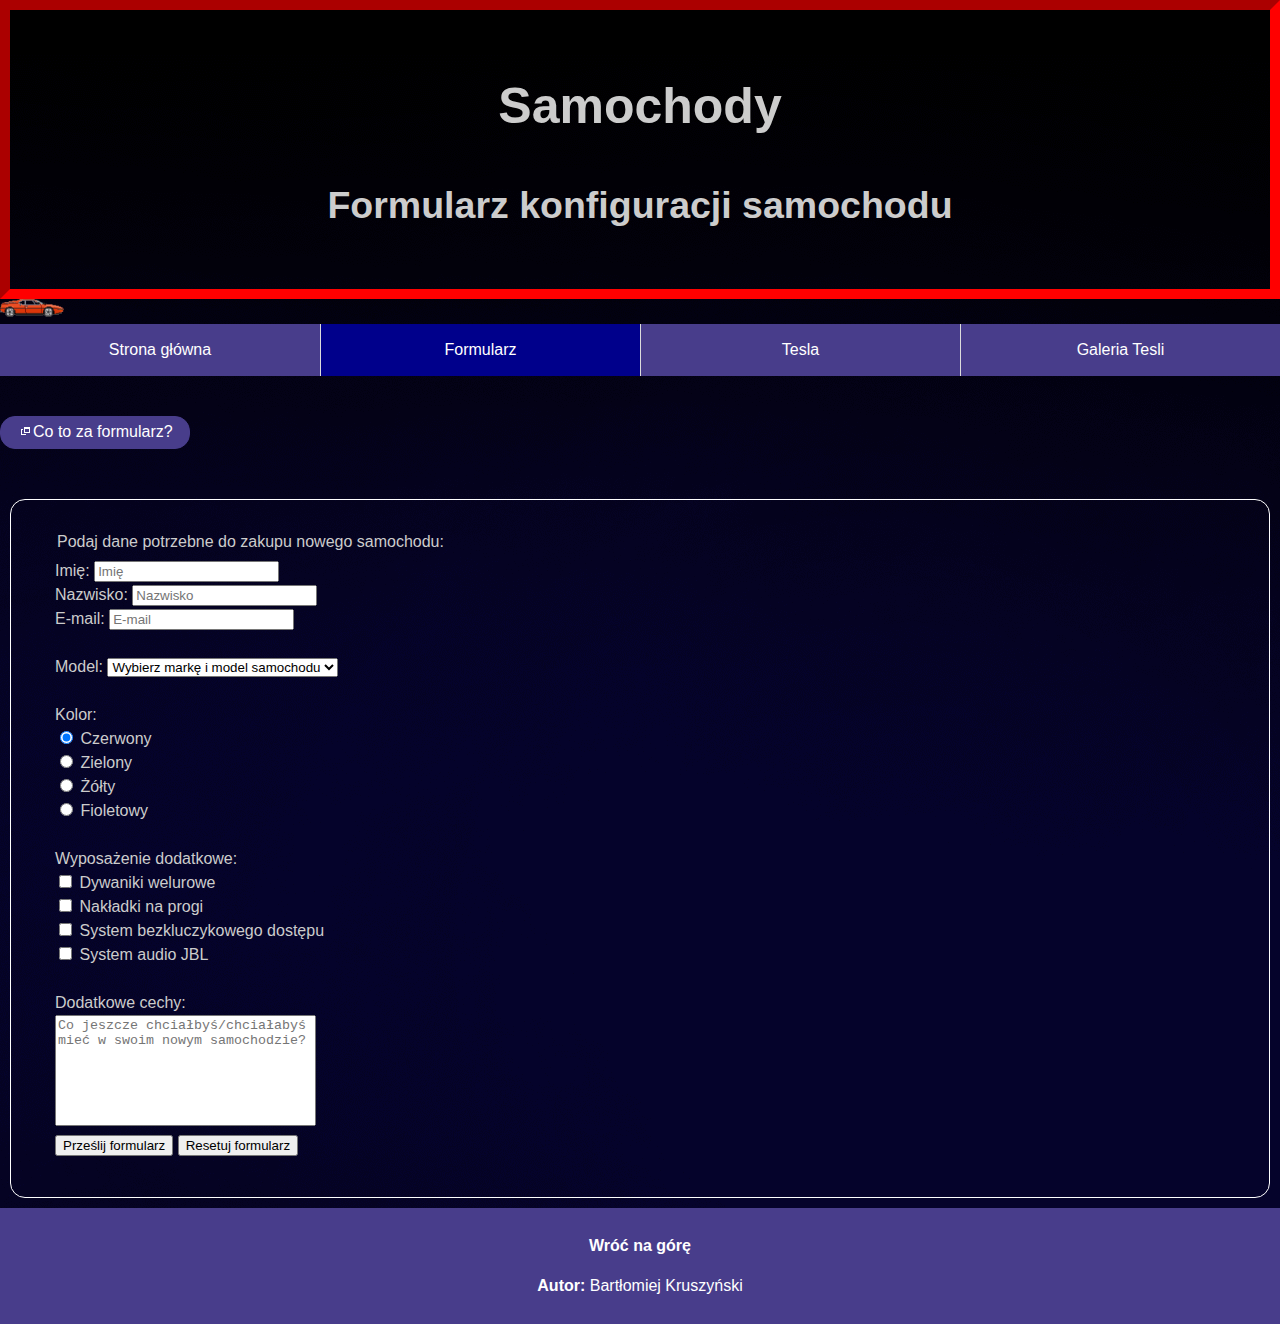
<file: formularz.html>
<!DOCTYPE html>
<html lang="pl">
    <head>
        <title>Formularz</title>
        <link rel="icon" type="image/x-icon" href="images/favicon.ico">
        <meta charset="UTF-8">
        <meta name="viewport" content="width=device-width, initial-scale=1.0">
        <link rel="stylesheet" type="text/css" href="style.css">
        <link rel="stylesheet" href="jqueryui/jquery-ui.min.css">
        <link rel="stylesheet" href="jqueryui/jquery-ui.structure.min.css">
        <link rel="stylesheet" href="jqueryui/jquery-ui.theme.min.css">
        <link rel="stylesheet" type="text/css" href="jquery.wanker-master/example/wanker.css">
        <script src="https://cdnjs.cloudflare.com/ajax/libs/jquery/3.6.0/jquery.min.js" integrity="sha512-894YE6QWD5I59HgZOGReFYm4dnWc1Qt5NtvYSaNcOP+u1T9qYdvdihz0PPSiiqn/+/3e7Jo4EaG7TubfWGUrMQ==" crossorigin="anonymous" referrerpolicy="no-referrer"></script>
        <script src="jquery.wanker-master/jquery.wanker.js"></script>
    </head>
    <body>
        <header id="header" class="transition">
            <h1>Samochody</h1>
            <h2>Formularz konfiguracji samochodu</h2>
        </header>

        <div>
            <img src="images/ferrarifromleft.png" alt="Ferrari" class="redcar carsize">
        </div>

        <nav>
            <div class="row menu">
                <div class="col-12 menu">
                    <ul class="nav_ul">
                        <li class="col-3 nav_li dropdown">
                            <a href="index.html#header" class="dropbtn">Strona główna</a>
                            <div class="dropdown-content">
                                <a href="index.html#Historia">Historia</a>
                                <a href="index.html#Napędzanie">Czym są napędzane?</a>
                                <a href="index.html#Segmenty">Segmenty samochodów</a>
                            </div>
                        </li>
                        <li class="col-3 active nav_li"><a href="formularz.html">Formularz</a></li>
                        <li class="col-3 nav_li"><a href="tesla.html">Tesla</a></li>
                        <li class="col-3 nav_li"><a href="galeria.html">Galeria Tesli</a></li>
                    </ul>
                </div>
            </div>
        </nav>
        
        <br>

        <p id="paragraph"></p>

        <div id="dialog" class="post row" title="Co to za formularz?">
            <p>Wpisz do niego swoje dane oraz podaj jaki chcesz, aby był twój samochód.</p>
        </div>

        <br>

        <div class="post row">
            <fieldset id="form">
                <legend>Podaj dane potrzebne do zakupu nowego samochodu:</legend>
                <form action="odbierz.php" method="post">
                    <label for="imie">Imię: </label>
                    <input type="text" name="imie" id="imie" placeholder="Imię"><br>
                    <label for="nazwisko">Nazwisko: </label>
                    <input type="text" name="nazwisko" id="nazwisko" placeholder="Nazwisko"><br>
                    <label for="email">E-mail: </label>
                    <input type="text" name="email" id="email" placeholder="E-mail"><br>

                    <br>

                    Model:
                    <select name="model" id="model">
                        <option value="0">Wybierz markę i model samochodu</option>
                        <option value="ford_focus">Ford Focus</option>
                        <option value="toyota_corolla">Toyota Corolla</option>
                        <option value="volkswagen_golf">Volkswagen Golf</option>
                        <option value="honda_civic">Honda Civic</option>
                    </select>
                    <br>

                    <br>

                    Kolor:                 
                    <br>    
                    <input type="radio" name="kolor" id="czerwony" value="czerwony" checked>
                    <label for="czerwony">Czerwony</label>
                    <br>

                    <input type="radio" name="kolor" id="zielony" value="zielony">
                    <label for="zielony">Zielony</label>
                    <br>

                    <input type="radio" name="kolor" id="zolty" value="zolty">
                    <label for="zolty">Żółty</label>
                    <br>

                    <input type="radio" name="kolor" id="fioletowy" value="fioletowy">
                    <label for="fioletowy">Fioletowy</label>
                    <br>

                    <br>

                    Wyposażenie dodatkowe:
                    <br>
                    <input type="checkbox" name="dodatki" id="dywaniki" value="dywaniki_welurowe">
                    <label for="dywaniki">Dywaniki welurowe</label>
                    <br>

                    <input type="checkbox" name="dodatki" id="nakladki" value="nakladki_na_progi">
                    <label for="nakladki">Nakładki na progi</label>
                    <br>

                    <input type="checkbox" name="dodatki" id="bezkluczykowy" value="bezkluczykowy_dostep">
                    <label for="bezkluczykowy">System bezkluczykowego dostępu</label>
                    <br>

                    <input type="checkbox" name="dodatki" id="audio" value="audio_JBL">
                    <label for="audio">System audio JBL</label>
                    <br>

                    <br>

                    Dodatkowe cechy:
                    <br>
                    <textarea rows="7" cols="30" placeholder="Co jeszcze chciałbyś/chciałabyś mieć w swoim nowym samochodzie?" name="dodatki-extra" id="dodatki"></textarea>

                    <br>

                    <input type="submit" value="Prześlij formularz">
                    <input type="reset" value="Resetuj formularz">
                </form>
            </fieldset>
        </div>
        <div id="stats"></div>

        <div class="wanker" data-wanker>
            <div class="wanker-content">
            <h1>Nie zoomuj tylko czytaj!</h1>
            </div>
        </div>
    
        
        <script>
            $('[data-wanker]').wanker({delay: 200, duration: 1000});
        </script>

        <footer id="footer">
            <p><b><a href="#header" id="footer-link">Wróć na górę</a></b></p>
            <p><b>Autor: </b>Bartłomiej Kruszyński</p>
        </footer>

        <script src="script_form.js"></script>
        <script src="jqueryui/jquery-ui.min.js"></script>
        <script>
            $( "#dialog" ).dialog({
                autoOpen: false,
                width: 400,
                buttons: [
                    {
                        text: "Ok",
                        click: function() {
                            $( this ).dialog( "close" );
                        }
                    }
                ]
            });

            $( "#dialog-link" ).click(function( event ) {
                $( "#dialog" ).dialog( "open" );
                event.preventDefault();
            });
        </script>

    </body>
</html>
</file>
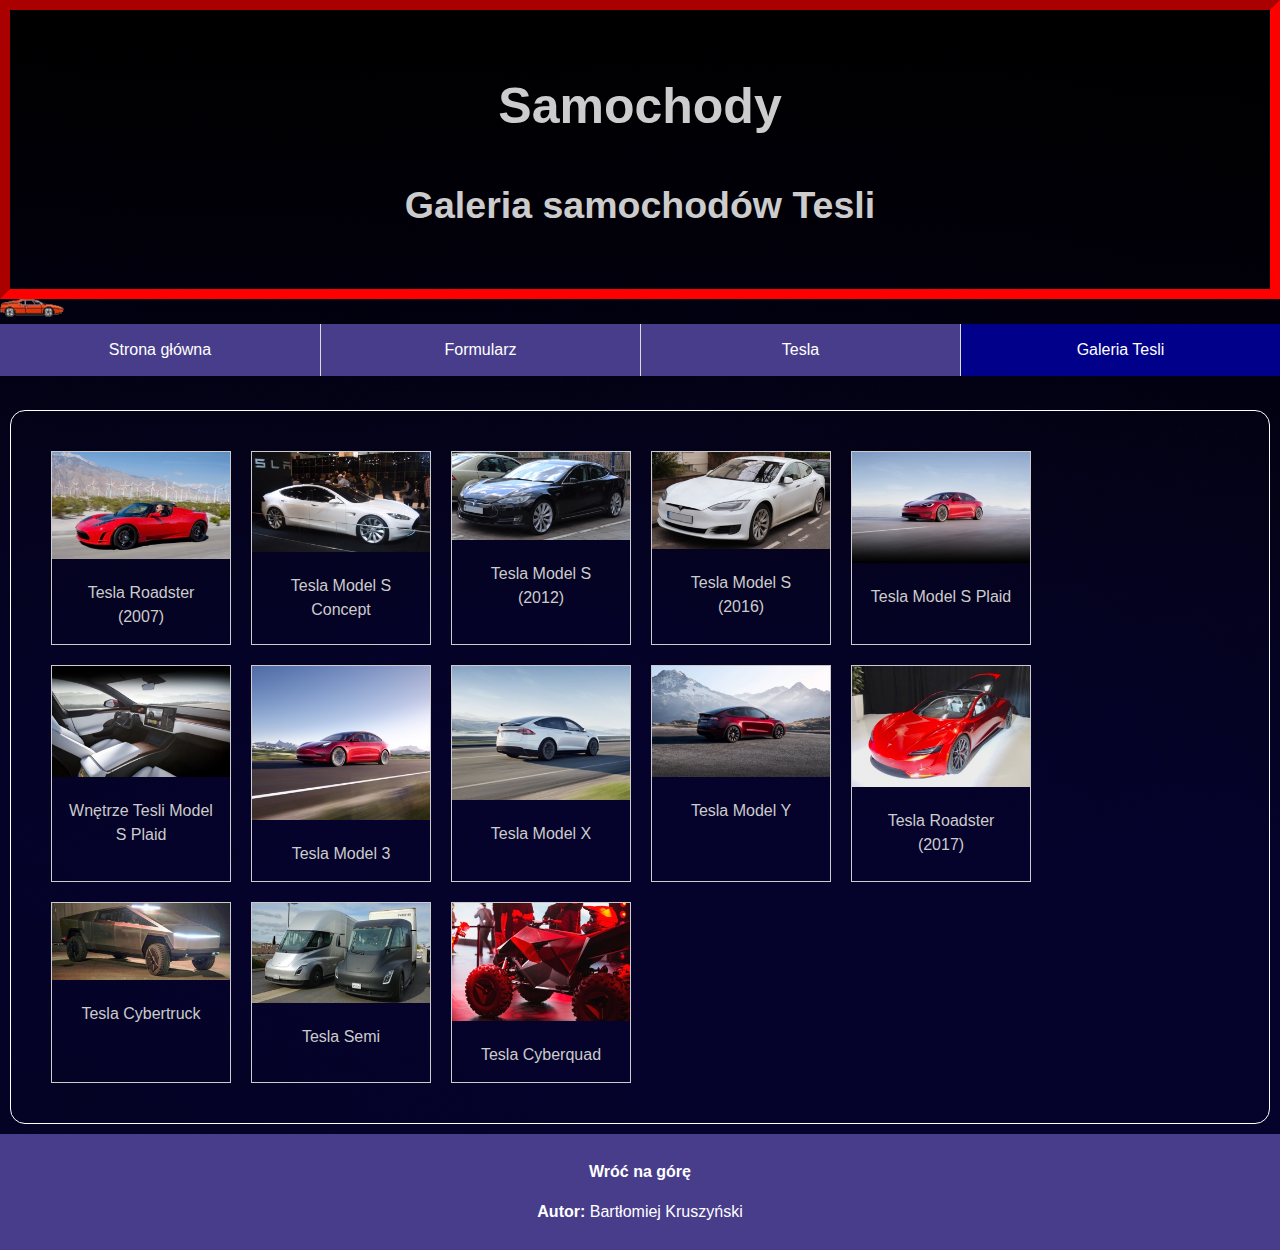
<file: galeria.html>
<!DOCTYPE html>
<html lang="pl">
    <head>
        <title>Galeria</title>
        <link rel="icon" type="image/x-icon" href="images/favicon.ico">
        <meta charset="UTF-8">
        <meta name="viewport" content="width=device-width, initial-scale=1.0">
        <link rel="stylesheet" type="text/css" href="style.css">
        <link rel="stylesheet" type="text/css" href="jquery.wanker-master/example/wanker.css">
        <script src="https://cdnjs.cloudflare.com/ajax/libs/jquery/3.6.0/jquery.min.js" integrity="sha512-894YE6QWD5I59HgZOGReFYm4dnWc1Qt5NtvYSaNcOP+u1T9qYdvdihz0PPSiiqn/+/3e7Jo4EaG7TubfWGUrMQ==" crossorigin="anonymous" referrerpolicy="no-referrer"></script>
        <script src="jquery.wanker-master/jquery.wanker.js"></script>
    </head>
    <body>
        <header id="header" class="transition">
            <h1>Samochody</h1>
            <h2>Galeria samochodów Tesli</h2>
        </header>

        <div>
            <img src="images/ferrarifromleft.png" alt="Ferrari" class="redcar carsize">
        </div>

        <nav>
            <div class="row menu">
                <div class="col-12 menu">
                    <ul class="nav_ul">
                        <li class="col-3 nav_li dropdown">
                            <a href="index.html#header" class="dropbtn">Strona główna</a>
                            <div class="dropdown-content">
                                <a href="index.html#Historia">Historia</a>
                                <a href="index.html#Napędzanie">Czym są napędzane?</a>
                                <a href="index.html#Segmenty">Segmenty samochodów</a>
                            </div>
                        </li>
                        <li class="col-3 nav_li"><a href="formularz.html">Formularz</a></li>
                        <li class="col-3 nav_li"><a href="tesla.html">Tesla</a></li>
                        <li class="col-3 active nav_li"><a href="galeria.html">Galeria Tesli</a></li>
                    </ul>
                </div>
            </div>
        </nav>
        
        <br>


        <div class="post flex-container">
            <div class="gallery">
                <a target="_blank" href="images/Tesla/roadster2007.jpg">
                    <img src="images/Tesla/roadster2007small.jpeg" alt="Tesla Roadster (2007)" width="600" height="400">
                </a>
                <div class="desc">Tesla Roadster (2007)</div>
            </div>
              
            <div class="gallery">
                <a target="_blank" href="images/Tesla/modelsconcept.jpg">
                    <img src="images/Tesla/modelsconceptsmall.jpeg" alt="Tesla Model S Concept" width="600" height="400">
                </a>
                <div class="desc">Tesla Model S Concept</div>
            </div>
              
            <div class="gallery">
                <a target="_blank" href="images/Tesla/models2012.jpg">
                    <img src="images/Tesla/models2012small.jpeg" alt="Tesla Model S (2012)" width="600" height="400">
                </a>
                <div class="desc">Tesla Model S (2012)</div>
            </div>
              
            <div class="gallery">
                <a target="_blank" href="images/Tesla/models2016.jpg">
                    <img src="images/Tesla/models2016small.jpeg" alt="Tesla Model S (2016)" width="600" height="400">
                </a>
                <div class="desc">Tesla Model S (2016)</div>
            </div>
            <div class="gallery">
                <a target="_blank" href="images/Tesla/model_s.jpeg">
                    <img src="images/Tesla/model_ssmall.jpeg" alt="Tesla Model S Plaid" width="600" height="400">
                </a>
                <div class="desc">Tesla Model S Plaid</div>
            </div>
            <div class="gallery">
                <a target="_blank" href="images/Tesla/model_s_interior.jpeg">
                    <img src="images/Tesla/model_s_interiorsmall.jpeg" alt="Wnętrze Tesli Model S Plaid" width="600" height="400">
                </a>
                <div class="desc">Wnętrze Tesli Model S Plaid</div>
            </div>
            <div class="gallery">
                <a target="_blank" href="images/Tesla/model_3.jpeg">
                    <img src="images/Tesla/model_3small.jpeg" alt="Tesla Model 3" width="600" height="400">
                </a>
                <div class="desc">Tesla Model 3</div>
            </div>
            <div class="gallery">
                <a target="_blank" href="images/Tesla/model_x.jpg">
                    <img src="images/Tesla/model_xsmall.jpeg" alt="Tesla Model X" width="600" height="400">
                </a>
                <div class="desc">Tesla Model X</div>
            </div>
            <div class="gallery">
                <a target="_blank" href="images/Tesla/model_y.webp">
                    <img src="images/Tesla/model_ysmall.jpeg" alt="Tesla Model Y" width="600" height="400">
                </a>
                <div class="desc">Tesla Model Y</div>
            </div>
            <div class="gallery">
                <a target="_blank" href="images/Tesla/roadster2017.jpg">
                    <img src="images/Tesla/roadster2017small.jpeg" alt="Tesla Roadster (2017)" width="600" height="400">
                </a>
                <div class="desc">Tesla Roadster (2017)</div>
            </div>
            <div class="gallery">
                <a target="_blank" href="images/Tesla/cybertruck.jpg">
                    <img src="images/Tesla/cybertrucksmall.jpeg" alt="Tesla Cybertruck" width="600" height="400">
                </a>
                <div class="desc">Tesla Cybertruck</div>
            </div>
            <div class="gallery">
                <a target="_blank" href="images/Tesla/semi.jpg">
                    <img src="images/Tesla/semismall.jpeg" alt="Tesla Semi" width="600" height="400">
                </a>
                <div class="desc">Tesla Semi</div>
            </div>
            <div class="gallery">
                <a target="_blank" href="images/Tesla/cyberquad.jpg">
                    <img src="images/Tesla/cyberquadsmall.jpeg" alt="Tesla Cyberquad" width="600" height="400">
                </a>
                <div class="desc">Tesla Cyberquad</div>
            </div>
        </div>
        
        <div class="wanker" data-wanker>
            <div class="wanker-content">
            <h1>Nie zoomuj tylko czytaj!</h1>
            </div>
        </div>
    
        
        <script>
            $('[data-wanker]').wanker({delay: 200, duration: 1000});
        </script>

        <footer id="footer">
            <p><b><a href="#header" id="footer-link">Wróć na górę</a></b></p>
            <p><b>Autor: </b>Bartłomiej Kruszyński</p>
        </footer>
    </body>
</html>
</file>
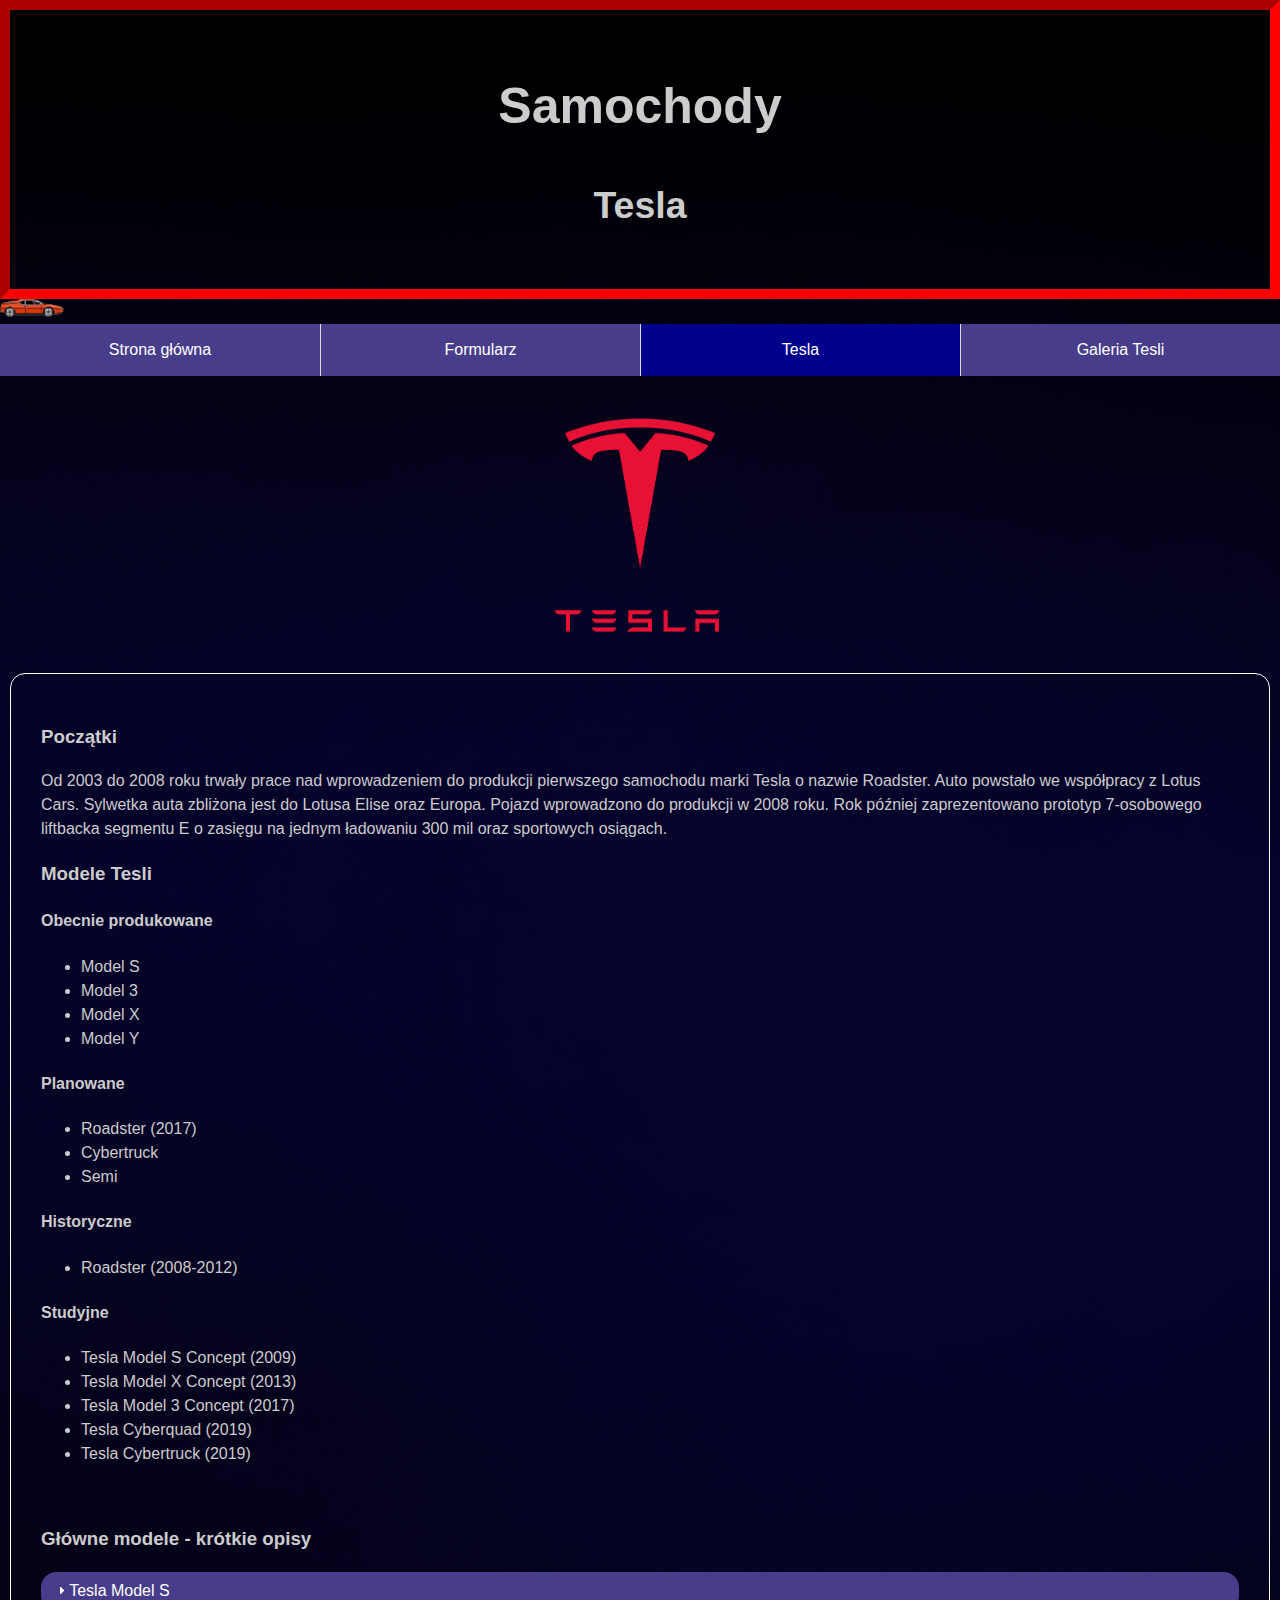
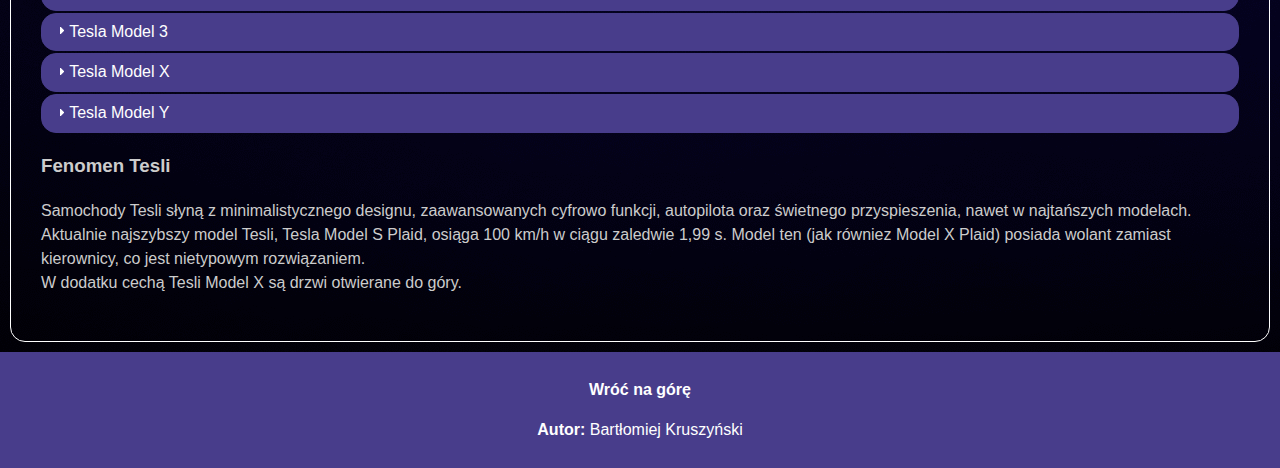
<file: tesla.html>
<!DOCTYPE html>
<html lang="pl">
    <head>
        <title>Tesla</title>
        <link rel="icon" type="image/x-icon" href="images/favicon.ico">
        <meta charset="UTF-8">
        <meta name="viewport" content="width=device-width, initial-scale=1.0">
        <link rel="stylesheet" type="text/css" href="style.css">
        <link rel="stylesheet" href="jqueryui/jquery-ui.min.css">
        <link rel="stylesheet" href="jqueryui/jquery-ui.structure.min.css">
        <link rel="stylesheet" href="jqueryui/jquery-ui.theme.min.css">
        <link rel="stylesheet" type="text/css" href="jquery.wanker-master/example/wanker.css">
        <script src="https://cdnjs.cloudflare.com/ajax/libs/jquery/3.6.0/jquery.min.js" integrity="sha512-894YE6QWD5I59HgZOGReFYm4dnWc1Qt5NtvYSaNcOP+u1T9qYdvdihz0PPSiiqn/+/3e7Jo4EaG7TubfWGUrMQ==" crossorigin="anonymous" referrerpolicy="no-referrer"></script>
        <script src="jquery.wanker-master/jquery.wanker.js"></script>
    </head>
    <body>
        <header id="header" class="transition">
            <h1>Samochody</h1>
            <h2>Tesla</h2>
        </header>

        <div>
            <img src="images/ferrarifromleft.png" alt="Ferrari" class="redcar carsize">
        </div>

        <nav>
            <div class="row menu">
                <div class="col-12 menu">
                    <ul class="nav_ul">
                        <li class="col-3 nav_li dropdown">
                            <a href="index.html#header" class="dropbtn">Strona główna</a>
                            <div class="dropdown-content">
                                <a href="index.html#Historia">Historia</a>
                                <a href="index.html#Napędzanie">Czym są napędzane?</a>
                                <a href="index.html#Segmenty">Segmenty samochodów</a>
                            </div>
                        </li>
                        <li class="col-3 nav_li"><a href="formularz.html">Formularz</a></li>
                        <li class="col-3 active nav_li"><a href="tesla.html">Tesla</a></li>
                        <li class="col-3 nav_li"><a href="galeria.html">Galeria Tesli</a></li>
                    </ul>
                </div>
            </div>
        </nav>
        
        <br>


        <img src="images/Tesla/teslalogo.png" alt="Logo Tesli" class="teslalogo">


        <div class="post">
            <h3>Początki</h3>
            <p>
                Od 2003 do 2008 roku trwały prace nad wprowadzeniem do produkcji pierwszego samochodu marki Tesla o nazwie Roadster. Auto powstało we współpracy z Lotus Cars. Sylwetka auta zbliżona jest do Lotusa Elise oraz Europa. Pojazd wprowadzono do produkcji w 2008 roku. Rok później zaprezentowano prototyp 7-osobowego liftbacka segmentu E o zasięgu na jednym ładowaniu 300 mil oraz sportowych osiągach.
            </p>

            <h3>Modele Tesli</h3>
            <h4>Obecnie produkowane</h4>
            <ul>
                <li>Model S</li>
                <li>Model 3</li>
                <li>Model X</li>
                <li>Model Y</li>
            </ul>
            <h4>Planowane</h4>
            <ul>
                <li>Roadster (2017)</li>
                <li>Cybertruck</li>
                <li>Semi</li>
            </ul>
            <h4>Historyczne</h4>
            <ul>
                <li>Roadster (2008-2012)</li>
            </ul>
            <h4>Studyjne</h4>
            <ul>
                <li>Tesla Model S Concept (2009)</li>
                <li>Tesla Model X Concept (2013)</li>
                <li>Tesla Model 3 Concept (2017)</li>
                <li>Tesla Cyberquad (2019)</li>
                <li>Tesla Cybertruck (2019)</li>
            </ul>

            <br>

            <h3>Główne modele - krótkie opisy</h3>
            <div id="accordion">
                <h3>Tesla Model S</h3>
                <div>
                    <p>Model S jest stylizowanym na coupé połączeniem luksusowej limuzyny z liftbackiem. Nadwozie auta w całości wykonano z aluminium. Samochód poprzedził prototyp o nazwie Alpha zaprezentowany w 2009 roku. Pierwsze oficjalne informacje na temat pojazdu w produkcyjnej postaci przedstawiono w październiku 2011 roku, z kolei europejska premiera wersji produkcyjnej pojazdu miała miejsce podczas Geneva Motor Show w 2012 roku.</p>
                    <p>Auto dostępne jest w kilku opcjach z bateriami pozwalającymi na jazdę na jednym ładowaniu: 160 mil (257 km, wycofany), 230 mil (370 km) lub 300 mil (483 km).</p>
                    <p>Silniki pojazdu wielkości arbuza umieszczono pomiędzy kołami, aby wyeliminować wał napędowy oraz wybrzuszenie podłogi. W miejscu standardowego bagażnika można umieścić dodatkowo dwa dziecięce fotele, dzięki czemu auto jest siedmioosobowe, natomiast z przodu umieszczono duży bagażnik. W aucie zastosowano system odzyskiwania energii podczas hamowania.</p>
                    <p>Rekord zasięgu na jednym ładowaniu akumulatorów należy do Amerykanina Caseya Spencera, który przejechał bez ładowania 885,62 kilometra. Dostępna jest wersja z akumulatorem o 6% pojemniejszym od użytego w rekordowym przejeździe.</p>
                </div>
                <h3>Tesla Model 3</h3>
                <div>
                    <p>Model 3 jest samochodem w pełni elektrycznym. Oficjalna prezentacja miała miejsce 31 marca 2016 roku, a oficjalne wydawanie aut nastąpiło 28 lipca 2017 roku.</p>
                    <p>Już w dniu prezentacji firma Tesla przyjęła tysiące zamówień na dostawę Modelu 3, pomimo faktu, że część zamawiających nie zdążyło nawet zobaczyć nowego samochodu. W czasie prezentacji auta, w ciągu niecałych 24 godzin przyjęto ponad 115 000 zamówień na nowy model. W dzień po oficjalnej prezentacji liczba zamówionych sztuk wynosiła ponad 180 000, co jest rekordem złożonych zamówień w ciągu jednego dnia spośród wszystkich produktów. W ciągu tygodnia od prezentacji liczba zamówionych sztuk wzrosła do 325 000, co przekładało się na ewentualne przychody w wysokości około 14 miliardów USD. Do 15 maja 2016 roku liczba zamówionych modeli wzrosła do 373 000 na całym świecie.</p>
                    <p>W tydzień po prezentacji, liczba zamówionych egzemplarzy na całym świecie wyniosła 325 000. Do 15 maja 2016 roku liczba ta wzrosła do 373 000. Według zapewnień Tesli, Model 3 ma mieć zasięg na jednym ładowaniu wynoszący około 350 km (215 mil) w wersji Standard oraz nawet 500 km w wersji Long Range. Cena modelu podstawowego przewidziana jest na 35 000 USD, a Long Range na 44 000 USD.</p>
                    <p>Model 3 ma zapewnić wystarczająco dużo miejsca, aby mogło w nim komfortowo podróżować 5 osób. Przyspieszenie od 0 do 100 km/h ma wynosić poniżej 6 sekund. Pierwszy egzemplarz samochodu zjechał z linii produkcyjnej 7 lipca 2017 roku. Pierwsze dostawy zamówionych Modeli 3 mają nastąpić pod koniec lipca 2017 roku. W związku z wysokim zainteresowaniem na model i dużą liczbę zamówień już w maju 2016 roku, Tesla zdecydowała o zwiększeniu planowanej produkcji i osiągnięciu liczby 500 000 sztuk już w roku 2018, dwa lata wcześniej niż pierwotnie planowano.</p>
                </div>
                <h3>Tesla Model X</h3>
                <div>
                    <p>Pierwszą oficjalną zapowiedzią samochodu typu crossover konstrukcji Tesli został prototyp Model X. Studium zostało po pierwszy zaprezentowane podczas Tesla Design Studio w Los Angeles 9 lutego 2012 roku.</p>
                    <p>Seryjna Tesla Model X została przedstawiona po raz pierwszy w październiku 2015 roku, przechodząc obszerne modyfikacje wizualne w stosunku do poprzedzającego ją studium. Samochód zyskał bardziej aerodynamiczną sylwetkę, z ostrzejszymi kantami i nowym kształtem reflektorów.</p>
                    <p>Pojazd powstał na bazie Modelu S, dzieląc z nim deskę rozdzielczą i wiele elementów wnętrza. Charakterystycznym elementem zostały tylne drzwi, które otwierają się do góry jak w Mercedesie Gullwing. Wyposażono je w dodatkowy przegub dający możliwość otwarcia drzwi w ciasnych miejscach.</p>
                    <p>Samochód standardowo wyposażony jest tak jak Model S w 17-calowy dotykowy tablet multimedialny służący do sterowania systemami pojazdu m.in. klimatyzacją i radiem oraz z funkcją dostępu do Internetu oraz integracji z telefonami komórkowymi.</p>
                </div>
                <h3>Tesla Model Y</h3>
                <div>
                    <p>Ten nowoczesny crossover klasy średniej wszedł do produkcji w 2020 roku. Bazuje na platformie samochodu Tesla Model 3, jednak ma zupełnie inne nadwozie i oferuje opcjonalnie nawet siedem miejsc dla podróżujących. Auto oczywiście wyposażono w zaawansowane systemy wspomagania kierowcy, co jest charakterystyczne dla tej amerykańskiej marki.</p>
                    <p>Premiera samochodu Tesla Y miała miejsce w Hawthorne (Kalifornia) 14 marca 2019 roku. Prezes firmy, Elon Musk, przedstawił wówczas prototyp pojazdu oraz jego dostępne specyfikacje. Były to wersje: Standard Range, Long Range, Dual Motor oraz Performance. Obecnie na polskim rynku Tesla Model Y występuje w specyfikacji Long Range i Performance. Producent zapewnia o bardzo wysokim poziomie bezpieczeństwa tego samochodu.</p>
                    <p>Tesla Y ma nadwozie typu SUV, co pozwoliło stworzyć komfortową przestrzeń pasażerską, a także wygospodarować odpowiednio duży bagażnik. Są to podstawowe cechy użytkowe, jakich oczekujemy od crossovera klasy średniej, a Tesla Y nie odbiega pod tym względem od konkurencyjnych produktów w segmencie. Dodatkowo Tesla zapewnia możliwość elastycznego zagospodarowania przstrzeni bagażowej (składane dwa fotele w ostatnim rzędzie), dzięki czemu kabina znacznie zyskuje na funkcjonalności. Warto także wspomnieć o nisko poprowadzonej krawędzi bagażnika, co ułatwia podnoszenie i wyjmowanie z auta cięższych przedmiotów.</p>
                    <p>Nadwozie samochodu Tesla Y zaprojektowano z uwzględnieniem najnowszych wymogów bezpieczeństwa. Tesla informuje, że model ten, podobnie jak inne w ofercie, uchodzić ma za wzór bezpieczeństwa w swojej klasie. Osiągnięcie celu jest możliwe dzięki sztywnej i wytrzymałej konstrukcji nadwozia, odpowiednio zaprojektowanym strefom zgniotu oraz nisko umieszczonemu środkowi ciężkości, co poprawia stabilność pojazdu i ułatwia jego prowadzenie.</p>
                </div>
            </div>
            
            








            <h3>Fenomen Tesli</h3>
            <p>
                Samochody Tesli słyną z minimalistycznego designu, zaawansowanych cyfrowo funkcji, autopilota oraz świetnego przyspieszenia, nawet w najtańszych modelach.<br>
                Aktualnie najszybszy model Tesli, Tesla Model S Plaid, osiąga 100 km/h w ciągu zaledwie 1,99 s. Model ten (jak równiez Model X Plaid) posiada wolant zamiast kierownicy, co jest nietypowym rozwiązaniem.<br>
                W dodatku cechą Tesli Model X są drzwi otwierane do góry.
            </p>
        </div>
        
        <div class="wanker" data-wanker>
            <div class="wanker-content">
            <h1>Nie zoomuj tylko czytaj!</h1>
            </div>
        </div>
    
        
        <script>
            $('[data-wanker]').wanker({delay: 200, duration: 1000});
        </script>

        <footer id="footer">
            <p><b><a href="#header" id="footer-link">Wróć na górę</a></b></p>
            <p><b>Autor: </b>Bartłomiej Kruszyński</p>
        </footer>
        
        <script>
            const tesle = document.getElementById("accordion");
            tesle.className = "ui";
        </script>
        <script src="jqueryui/jquery-ui.min.js"></script>
        <script>
            $( "#accordion" ).accordion({
                collapsible: true,
                active: false
            });
        </script>

    </body>
</html>
</file>
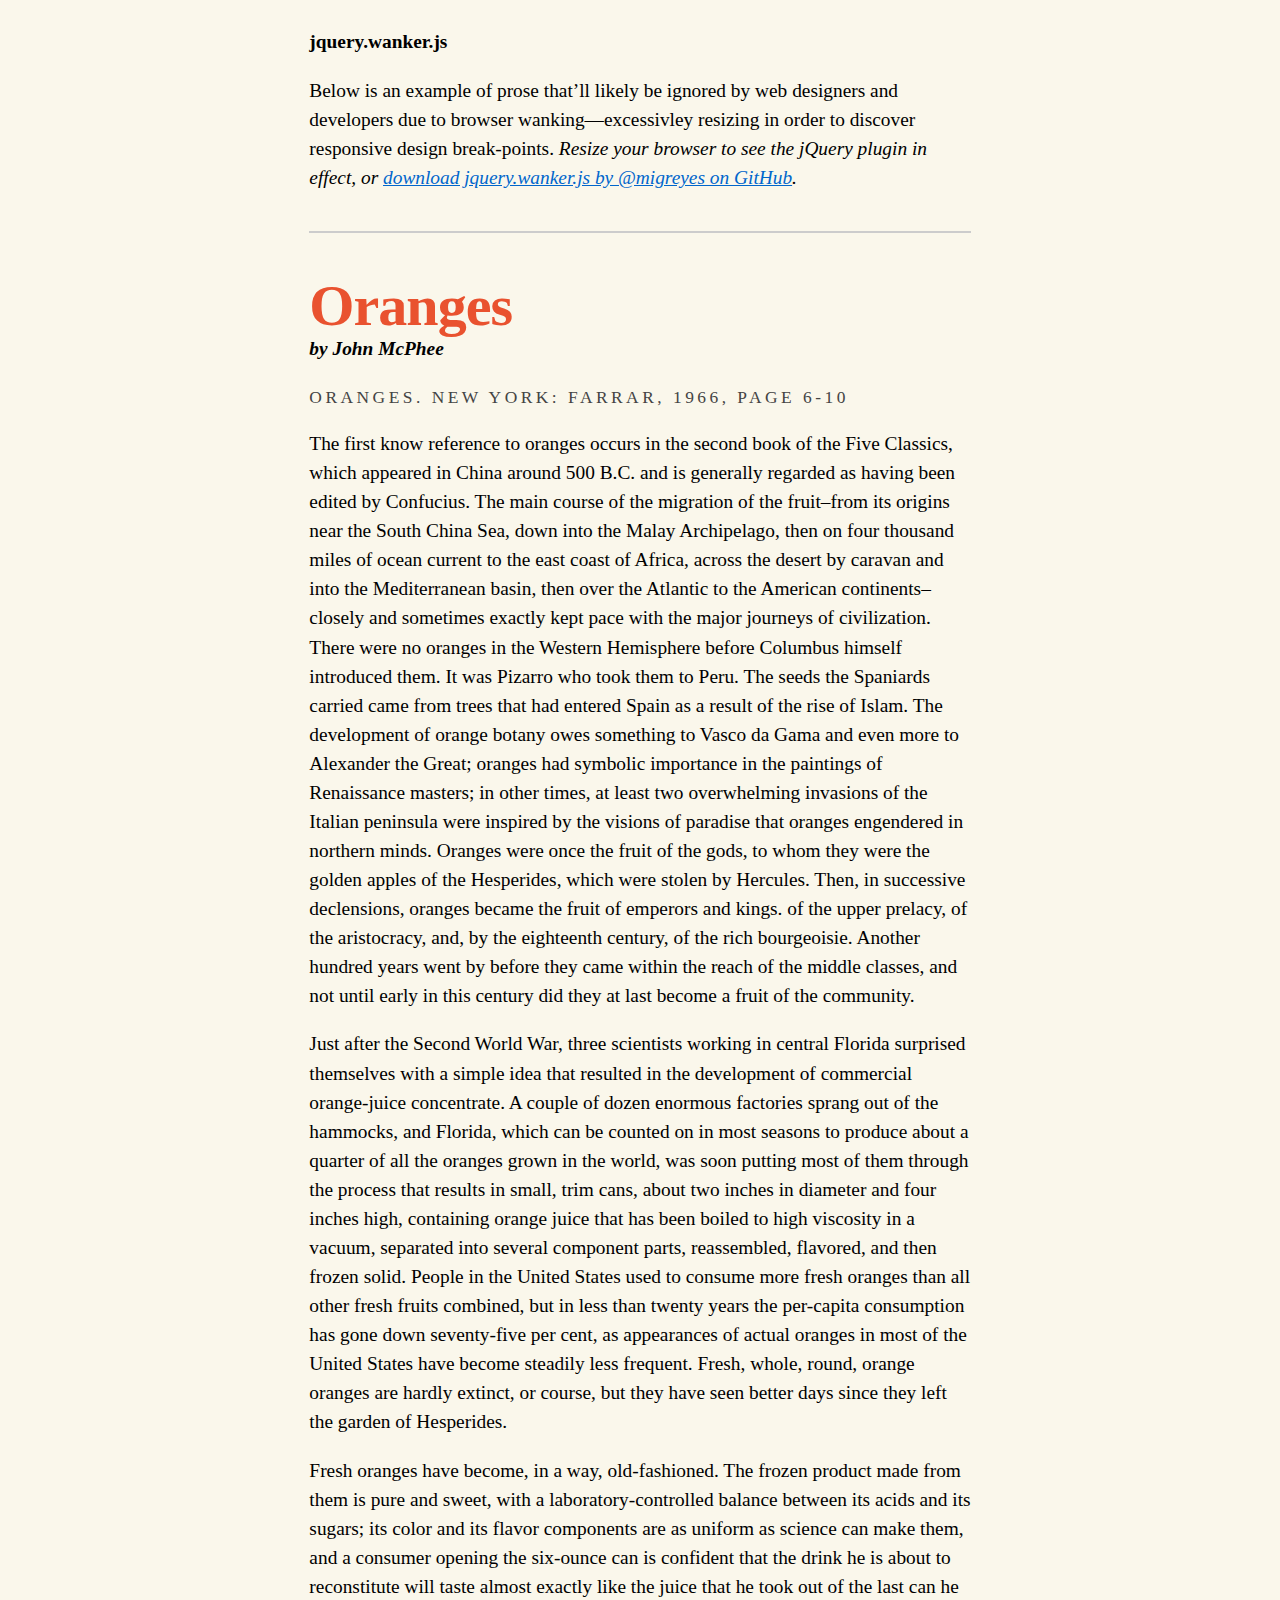
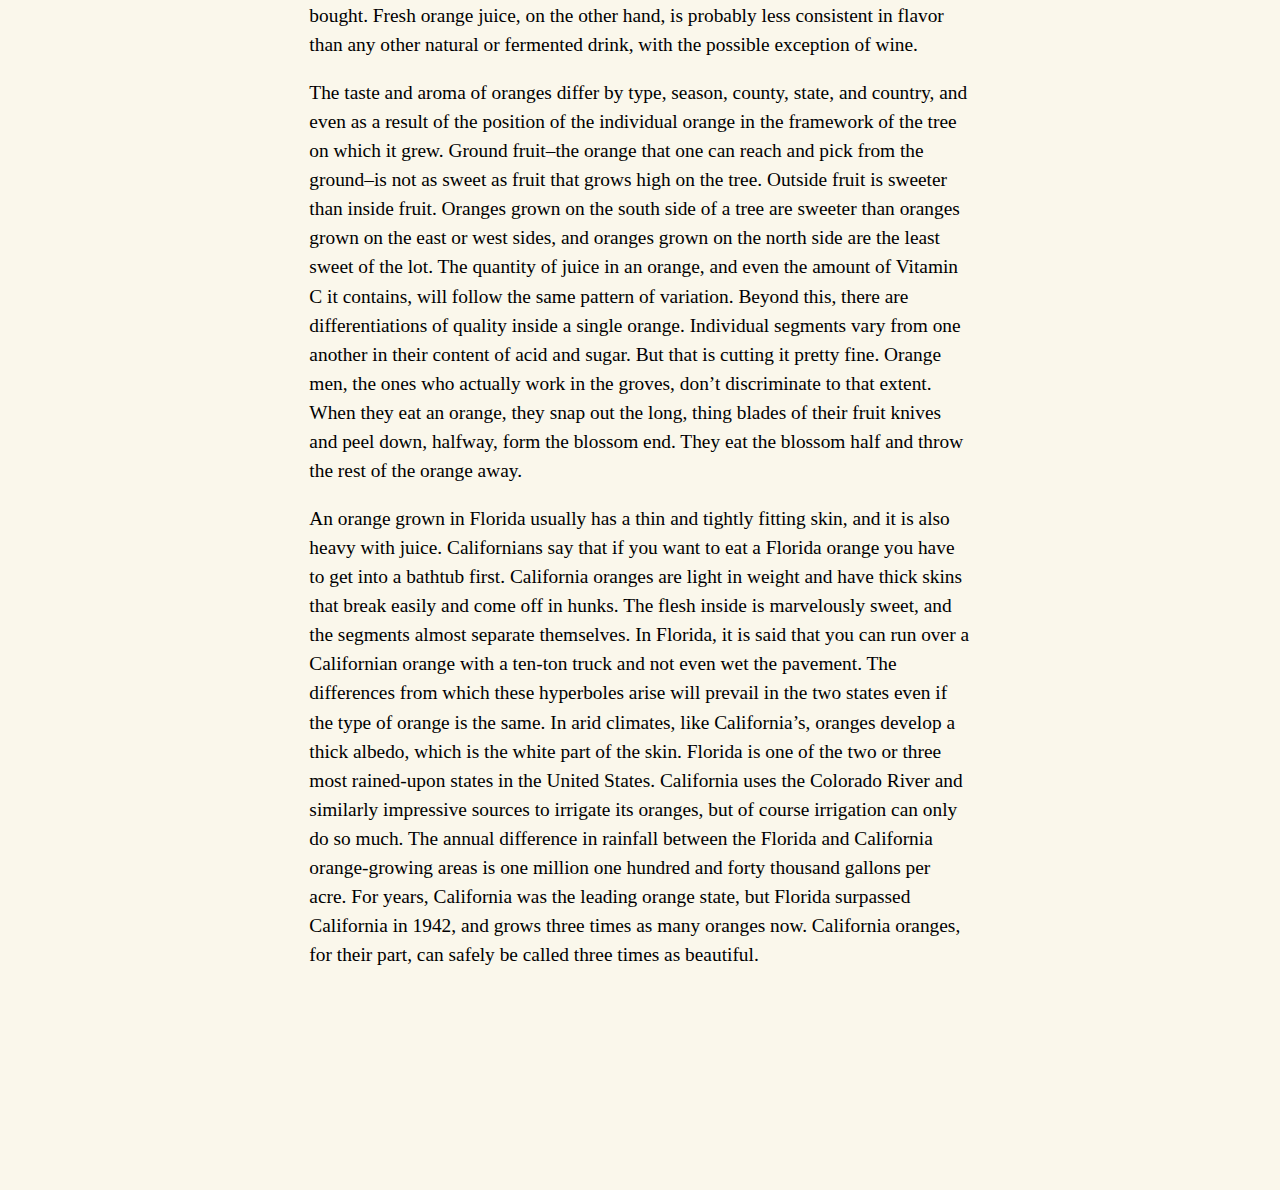
<file: jquery.wanker-master/example/wanker.html>
<!DOCTYPE html>
<html>
  <head>
    <title>jquery.wanker.js by Mig Reyes</title>
    <meta charset="utf-8">
    <meta name="viewport" content="width=device-width, initial-scale=1.0" />

    <link rel="stylesheet" type="text/css" href="main.css">
    <link rel="stylesheet" type="text/css" href="wanker.css">

    <script src="https://ajax.googleapis.com/ajax/libs/jquery/1.10.2/jquery.min.js"></script>
    <script src="../jquery.wanker.js"></script>
  </head>
  <body>

    <div class="content">
      <aside>
        <p><strong>jquery.wanker.js</strong></p>
        <p>Below is an example of prose that’ll likely be ignored by web designers and developers due to browser wanking—excessivley resizing in order to discover responsive design break-points. <em>Resize your browser to see the jQuery plugin in effect, or <a href="https://github.com/migreyes/jquery.wanker">download jquery.wanker.js by @migreyes on GitHub</a>.</em>        </p>
      </aside>

      <article>
        <h1>Oranges</h1>
        <h2>by John McPhee</h2>
        <h3>Oranges. New York: Farrar, 1966, page 6-10</h3>

        <p>The first know reference to oranges occurs in the second book of the Five Classics, which appeared in China around 500 B.C. and is generally regarded as having been edited by Confucius. The main course of the migration of the fruit–from its origins near the South China Sea, down into the Malay Archipelago, then on four thousand miles of ocean current to the east coast of Africa, across the desert by caravan and into the Mediterranean basin, then over the Atlantic to the American continents–closely and sometimes exactly kept pace with the major journeys of civilization. There were no oranges in the Western Hemisphere before Columbus himself introduced them. It was Pizarro who took them to Peru. The seeds the Spaniards carried came from trees that had entered Spain as a result of the rise of Islam. The development of orange botany owes something to Vasco da Gama and even more to Alexander the Great; oranges had symbolic importance in the paintings of Renaissance masters; in other times, at least two overwhelming invasions of the Italian peninsula were inspired by the visions of paradise that oranges engendered in northern minds. Oranges were once the fruit of the gods, to whom they were the golden apples of the Hesperides, which were stolen by Hercules. Then, in successive declensions, oranges became the fruit of emperors and kings. of the upper prelacy, of the aristocracy, and, by the eighteenth century, of the rich bourgeoisie. Another hundred years went by before they came within the reach of the middle classes, and not until early in this century did they at last become a fruit of the community.</p>
        <p>Just after the Second World War, three scientists working in central Florida surprised themselves with a simple idea that resulted in the development of commercial orange-juice concentrate. A couple of dozen enormous factories sprang out of the hammocks, and Florida, which can be counted on in most seasons to produce about a quarter of all the oranges grown in the world, was soon putting most of them through the process that results in small, trim cans, about two inches in diameter and four inches high, containing orange juice that has been boiled to high viscosity in a vacuum, separated into several component parts, reassembled, flavored, and then frozen solid. People in the United States used to consume more fresh oranges than all other fresh fruits combined, but in less than twenty years the per-capita consumption has gone down seventy-five per cent, as appearances of actual oranges in most of the United States have become steadily less frequent. Fresh, whole, round, orange oranges are hardly extinct, or course, but they have seen better days since they left the garden of Hesperides.</p>
        <p>Fresh oranges have become, in a way, old-fashioned. The frozen product made from them is pure and sweet, with a laboratory-controlled balance between its acids and its sugars; its color and its flavor components are as uniform as science can make them, and a consumer opening the six-ounce can is confident that the drink he is about to reconstitute will taste almost exactly like the juice that he took out of the last can he bought. Fresh orange juice, on the other hand, is probably less consistent in flavor than any other natural or fermented drink, with the possible exception of wine.</p>
        <p>The taste and aroma of oranges differ by type, season, county, state, and country, and even as a result of the position of the individual orange in the framework of the tree on which it grew. Ground fruit–the orange that one can reach and pick from the ground–is not as sweet as fruit that grows high on the tree. Outside fruit is sweeter than inside fruit. Oranges grown on the south side of a tree are sweeter than oranges grown on the east or west sides, and oranges grown on the north side are the least sweet of the lot. The quantity of juice in an orange, and even the amount of Vitamin C it contains, will follow the same pattern of variation. Beyond this, there are differentiations of quality inside a single orange. Individual segments vary from one another in their content of acid and sugar. But that is cutting it pretty fine. Orange men, the ones who actually work in the groves, don’t discriminate to that extent. When they eat an orange, they snap out the long, thing blades of their fruit knives and peel down, halfway, form the blossom end. They eat the blossom half and throw the rest of the orange away.</p>
        <p>An orange grown in Florida usually has a thin and tightly fitting skin, and it is also heavy with juice. Californians say that if you want to eat a Florida orange you have to get into a bathtub first. California oranges are light in weight and have thick skins that break easily and come off in hunks. The flesh inside is marvelously sweet, and the segments almost separate themselves. In Florida, it is said that you can run over a Californian orange with a ten-ton truck and not even wet the pavement. The differences from which these hyperboles arise will prevail in the two states even if the type of orange is the same. In arid climates, like California’s, oranges develop a thick albedo, which is the white part of the skin. Florida is one of the two or three most rained-upon states in the United States. California uses the Colorado River and similarly impressive sources to irrigate its oranges, but of course irrigation can only do so much. The annual difference in rainfall between the Florida and California orange-growing areas is one million one hundred and forty thousand gallons per acre. For years, California was the leading orange state, but Florida surpassed California in 1942, and grows three times as many oranges now. California oranges, for their part, can safely be called three times as beautiful.</p>
      </article>
    </div>

    <!-- WANKER: Message to be revealed on resizing. -->
    <div class="wanker" data-wanker>
      <div class="wanker-content">
        <h1>The web was meant to be read, not squished.</h1>
        <p>Prevent browser wanking and get people back to reading.</p>
        <p>Download <a href="https://github.com/migreyes/jquery.wanker">jquery.wanker.js on GitHub</a>.</p>
      </div>
    </div>

    <!-- WANKER: Reveal the above content on browser resizing. -->
    <script>
      $(function() {
        $('[data-wanker]').wanker({delay: 200, duration: 1000});
      });
    </script>

  </body>
</html>
</file>
<file: style.css>
* {
    box-sizing: border-box;
}

html {
    font-family:Helvetica, sans-serif;
}

body {
    margin:0;
    background-color: black;
    background-image: url("images/bluebackground.png");
    background-repeat: repeat-y;
    background-position: top;
    background-attachment: scroll;
    color: #cccccc;
line-height: 1.5;
}

#powitanie {
    font-weight: bold;
    text-align: center;
}

.link {
    text-decoration: none;
    color:white;
    font-weight: bold;
    float: right;
}

.link:hover {
    color:#777;
}

@media screen and ((min-width:768px) and (max-width:920px)){
    .link {
        font-size: 13px;
    }
}





#header {
    text-align: center;
    padding:25px;
    font-size:25px;
}

.transition {
    border:none;
    transition: linear;
    transition-property: border;
    transition-duration: 1s;
    transition-timing-function: ease-out;
    transition-delay: 0s;
}
.transition:hover {
    border: 10px inset red;
}


.post {
    border:1px solid white; 
    border-radius: 15px;
    padding:30px;
    margin:10px;
}

.ui {
    color:black;
}






.carsize {
    width:10%;
}

.redcar {
    position:relative;
    animation-name: carleft;
    animation-duration: 5s;
    animation-timing-function: ease;
    animation-delay: 0s;
    animation-iteration-count: infinite;
    animation-direction: normal;
    animation-play-state: running;
    animation-fill-mode: forwards;
}

@keyframes carleft {
    0% {left:0%;}
    20% {transform: rotateY(0deg);}
    40% {left:90%;}
    60% {transform: rotateY(180deg);}
    80% {left:0%;}
    100% {transform: rotateY(360deg);}
}

@media screen and (min-width:768px){
    .carsize {
        width:5%;
    }
    @keyframes carleft {
        0% {left:0%;}
        20% {transform: rotateY(0deg);}
        40% {left:95%;}
        60% {transform: rotateY(180deg);}
        80% {left:0%;}
        100% {transform: rotateY(360deg);}
    }
}
@media screen and (min-width:2560px){
    .carsize {
        width:4%;
    }
}
@media screen and (min-width:3840px){
    .carsize {
        width:3%;
    }
}




th {
    background-color: greenyellow;
    color: black;
}

tr > .cell::first-letter {
    font-size: larger;
}

table, td, th {
    border: 1px solid white;
    border-collapse: collapse;
}

table {
    width: 100%;
}




.row::after {
    content: "";
    clear: both;
    display: table;
}

[class*="col-"] {
    width: 100%;
    float: left;
}
  
@media only screen and (min-width: 768px) {
    .col-1 {width: 8.33%;}
    .col-2 {width: 16.66%;}
    .col-3 {width: 25%;}
    .col-4 {width: 33.33%;}
    .col-5 {width: 41.66%;}
    .col-6 {width: 50%;}
    .col-7 {width: 58.33%;}
    .col-8 {width: 66.66%;}
    .col-9 {width: 75%;}
    .col-10 {width: 83.33%;}
    .col-11 {width: 91.66%;}
    .col-12 {width: 100%;}
}


#form {
    border: none;
}

textarea {
    resize: none;
}


.teslalogo {
    height:20%;
    width: 20%;
    margin-left: 40%;
}




div.gallery {
    margin: 10px;
    border: 1px solid #ccc;
    float: left;
    width: 180px;
}
  
div.gallery:hover {
    border: 1px solid #777;
}
  
div.gallery img {
    width: 100%;
    height: auto;
}
  
div.desc {
    padding: 15px;
    text-align: center;
}

.flex-container {
    display: flex;
    flex-wrap: wrap;
}







#footer {
    background-color: darkslateblue;
    margin: 0;
    padding: 10px;
    width: 100%;
    color: white;
    text-align: center;
}

#footer-link {
    text-decoration: none;
    color:white;
    font-weight: bold;
}

#footer a:hover {
    color:#ccc;
}

.btnstyle {
    background-color: black;
    color:white;
}

.btnstyle:hover {
    background-color: cornflowerblue;
}

.gifstyle {
    text-align: left;
    padding:3px;
}







.menu {
    margin: 0px;
}

.nav_ul {
    list-style-type: none;
    margin: 0;
    padding: 0;
    overflow: hidden;
    background-color: darkslateblue;
    text-align: center;
}

.active {   
    background-color: darkblue;
}

.nav_li {
    border-top: 1px solid gainsboro;
}

.nav_li:first-child {
    border-top: none;
}

.nav_li a, .dropbtn {
    display: inline-block;
    color: white;
    text-align: center;
    width:100%;
    padding: 14px 16px;
    text-decoration: none;
}
  
.nav_li a:hover, .dropdown:hover .dropbtn {
    background-color: cornflowerblue;
}
  
.dropdown {
    display: block;
}
  
.dropdown-content {
    display: none;
    position: absolute;
    background-color: #f9f9f9;
    min-width: 100%;
    box-shadow: 0px 8px 16px 0px rgba(0,0,0,0.2);
    z-index: 1;
}
  
.dropdown-content a {
    color: black;
    padding: 12px 16px;
    text-decoration: none;
    display: block;
    text-align: center;
}

.dropdown:hover .dropdown-content {
    display: block;
}

.dropdown-content a:hover {background-color: #f1f1f1;}

@media screen and (min-width:768px){
    .nav_li {
        float: left;
        border-left: 1px solid gainsboro;
        border-top:none;
    }
    
    .nav_li:first-child {
        border-left: none;
    }
}
</file>
<file: jquery.wanker-master/example/wanker.css>
.wanker {
  box-sizing: border-box;
  -moz-box-sizing: border-box;
  -webkit-box-sizing: border-box;
  background: #000;
  color: #FFF;
  display: none;
  font-family: Helvetica, Arial, sans-serif;
  height: 100%;
  left: 0;
  position: fixed;
  top: 0;
  width: 100%;
  z-index: 2014;
}

.wanker-content {
  position: relative;
  margin: 3em auto 0;
  width: 80%;
}

.wanker-content h1 {
  font-size: 4em;
  line-height: .9em;
  margin-bottom: 2em;
}
</file>
<file: jquery.wanker-master/example/main.css>
html,
body {
  background-color: #faf7eb;
  font-family: Georgia, Times, serif;
  font-size: 110%;
  line-height: 1.5em;
}

.content {
          box-sizing: border-box;
     -moz-box-sizing: border-box;
  -webkit-box-sizing: border-box;
  margin: 0 auto;
  padding: 1em 1em 10em;
  max-width: 700px;
  width: 100%;
}

h1 {
  color: #e9522f;
  font-size: 3em;
  letter-spacing: -1px;
  margin: 1em 0 .25em;
}

h2 {
  font-size: 1em;
  font-style: italic;
  margin-bottom: 1em;
}

h3 {
  color: #444;
  font-size: .9em;
  font-weight: normal;
  letter-spacing: .2em;
  margin-bottom: 1em;
  text-transform: uppercase;
}

h2, h3, p {
  margin: 0;
  margin-bottom: 1em;
}

a {
  color: #0066cc;
}

aside {
  border-bottom: 2px solid #CCC;
  margin-bottom: 1em;
  padding-bottom: 1em;
}
</file>
